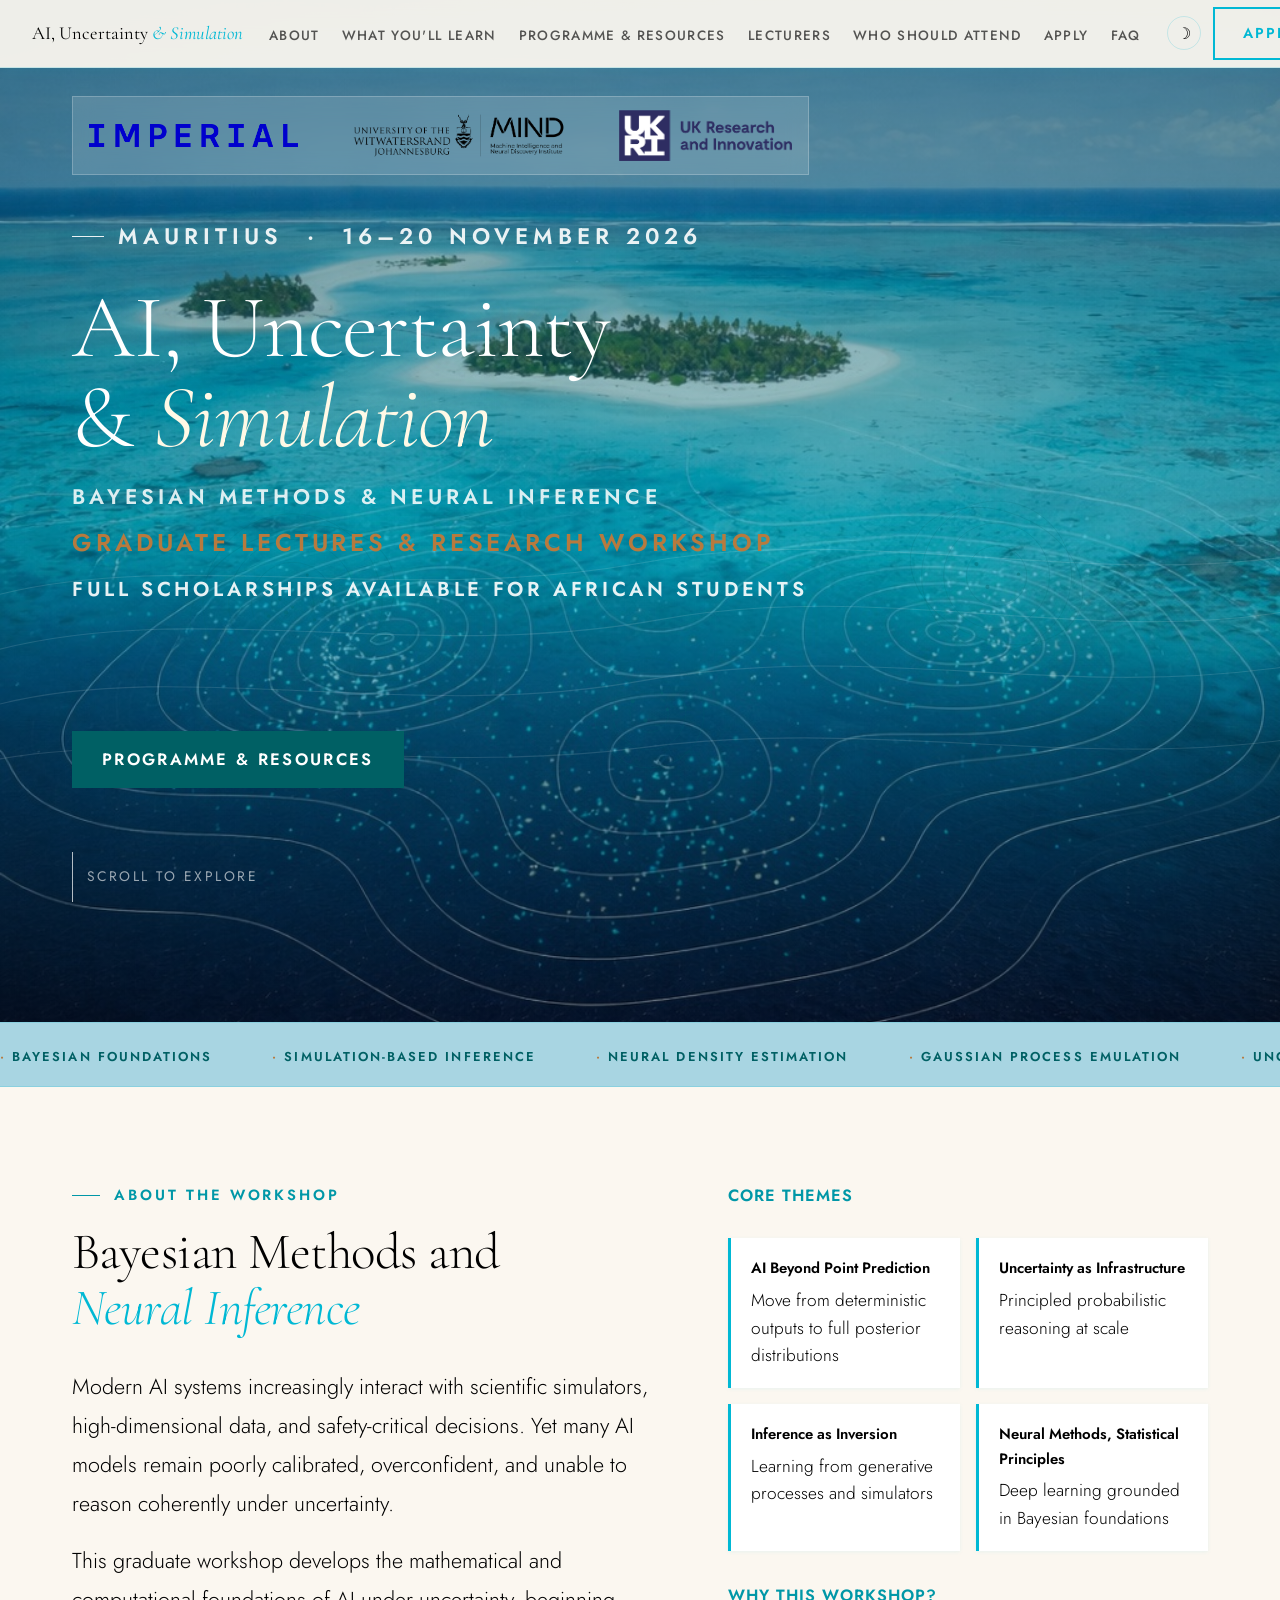
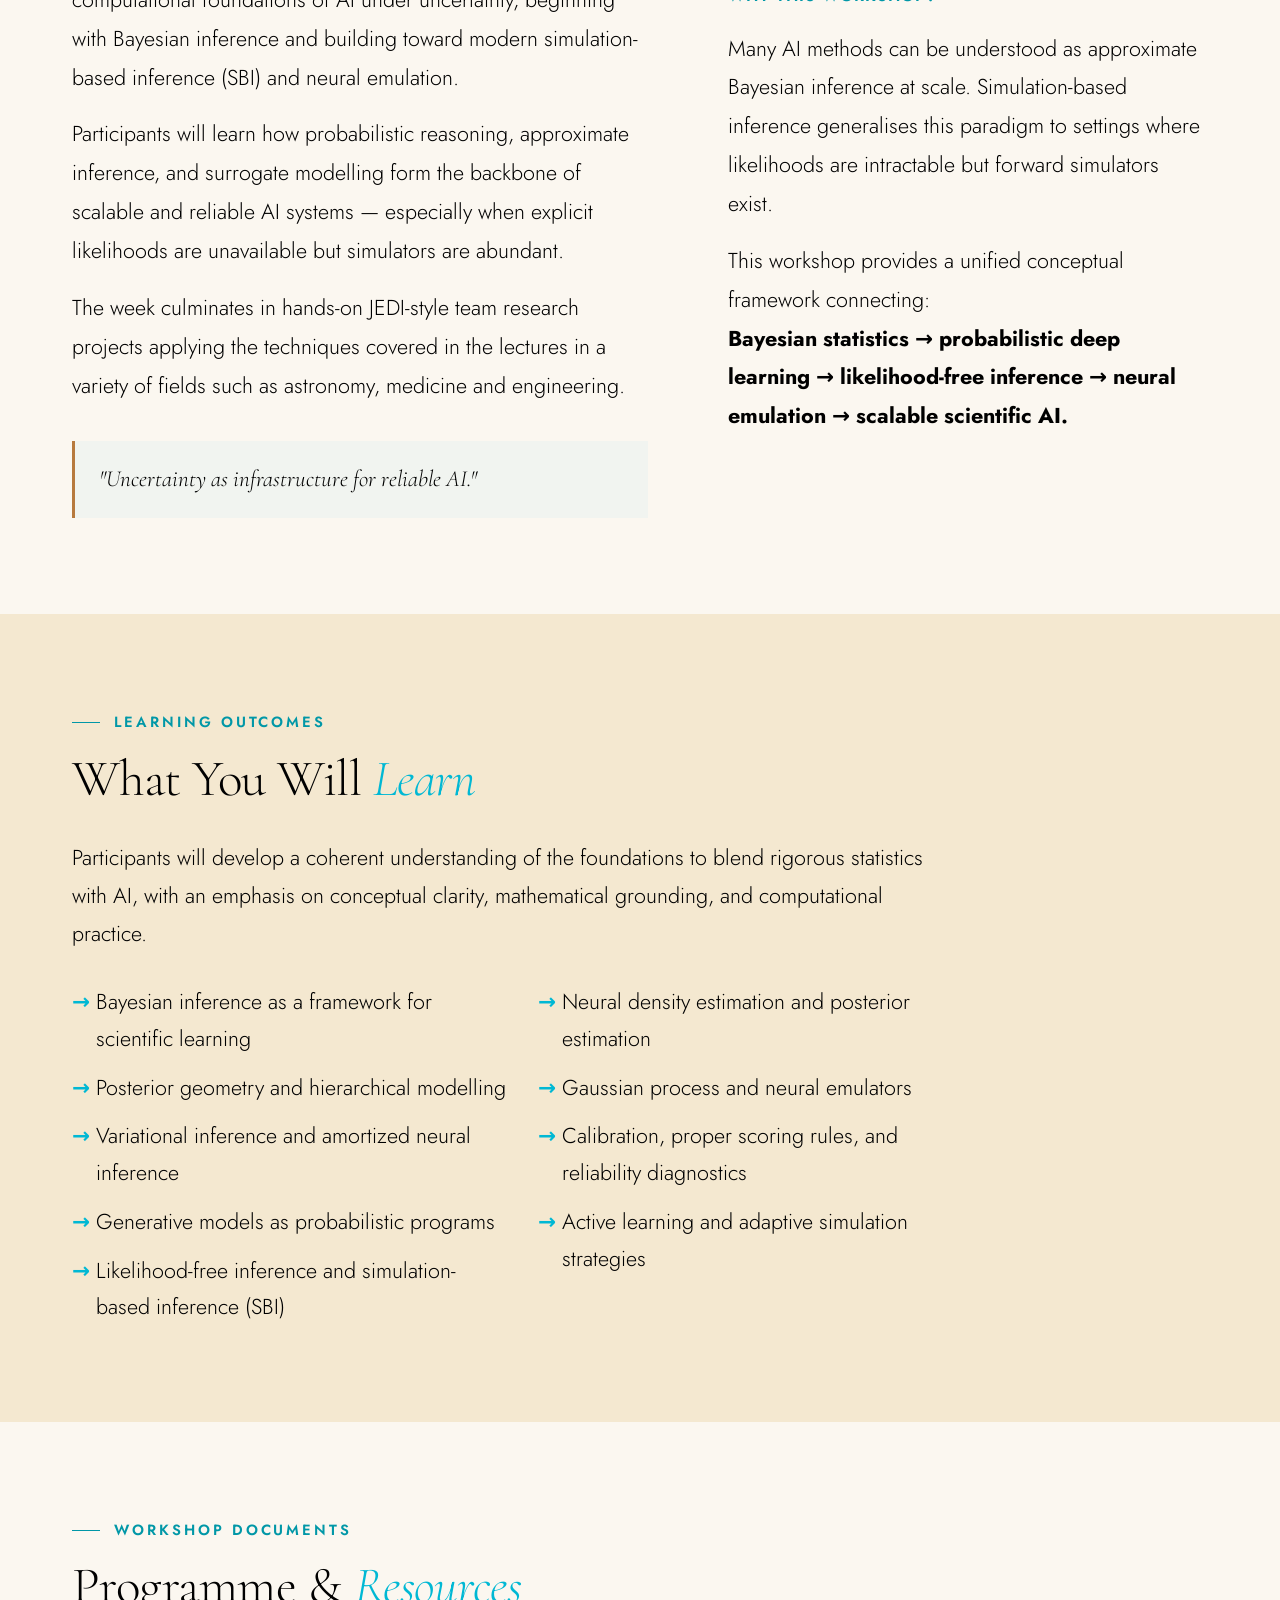
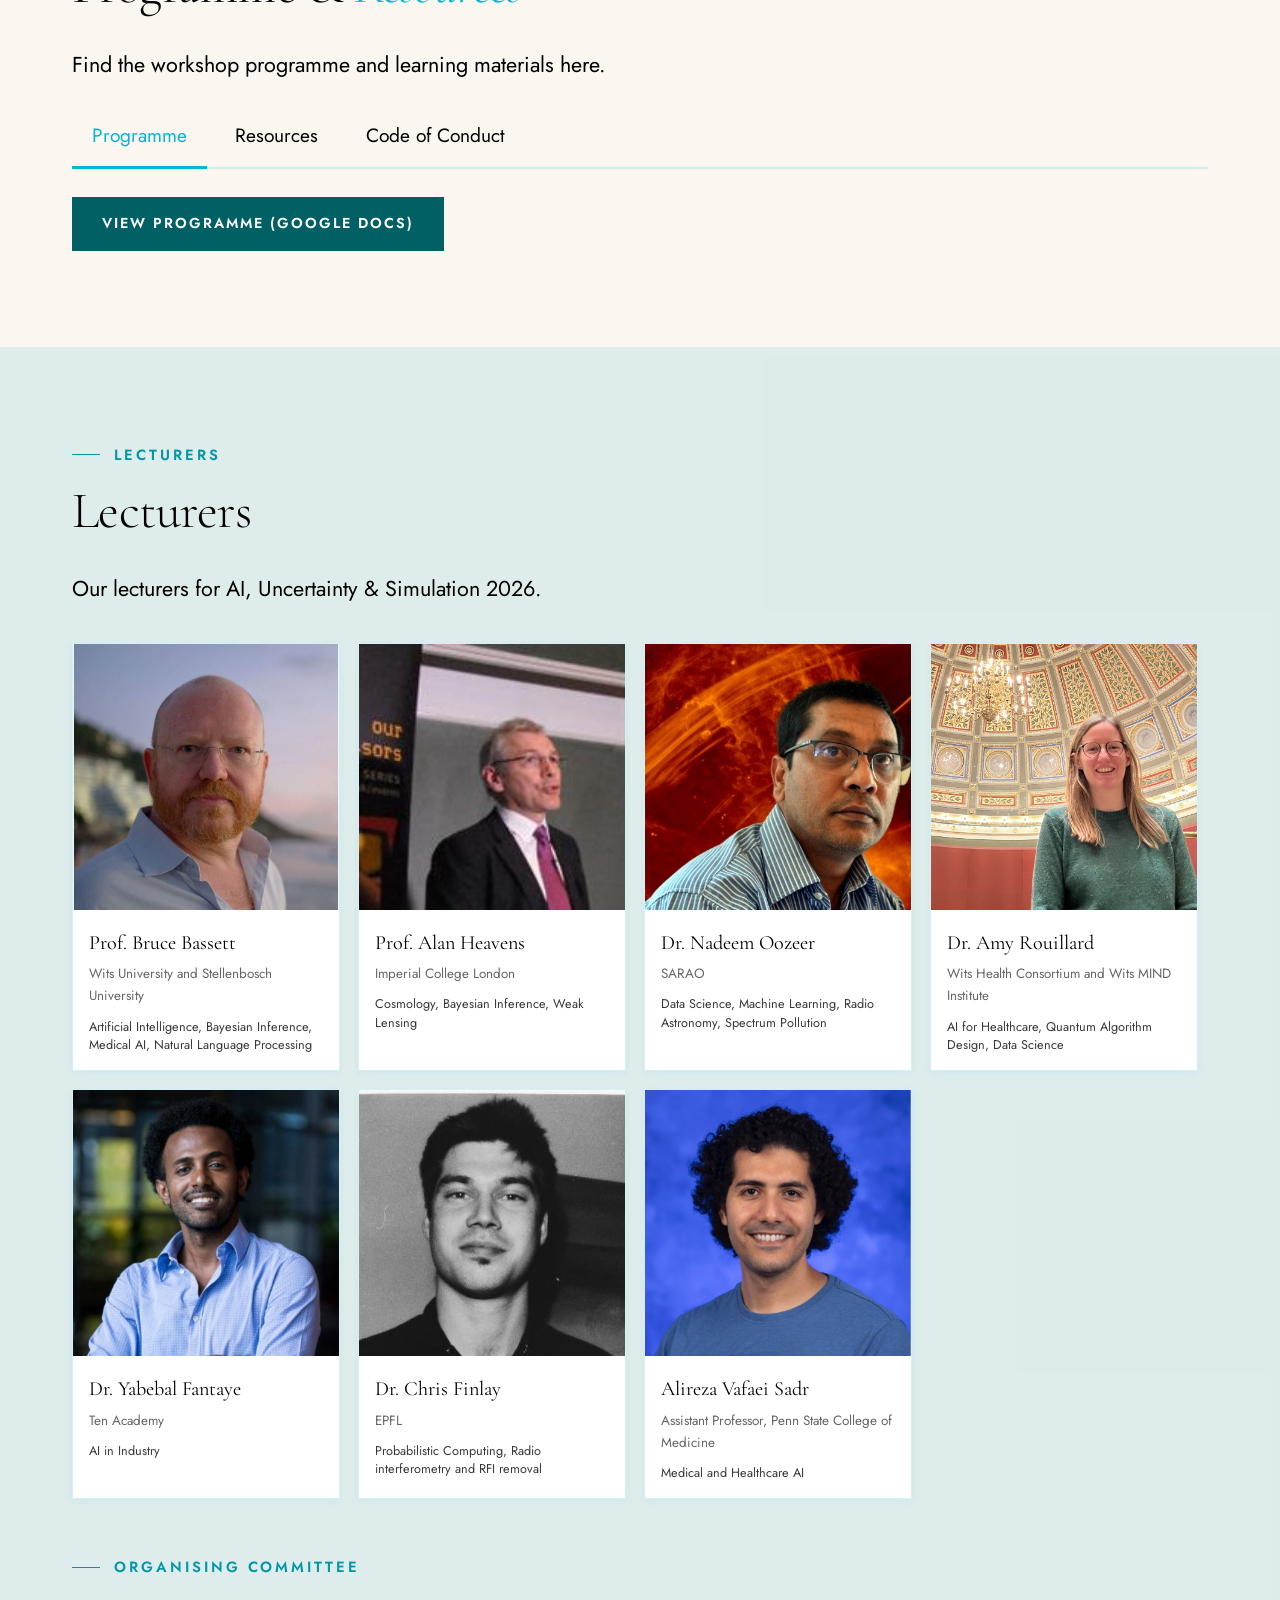
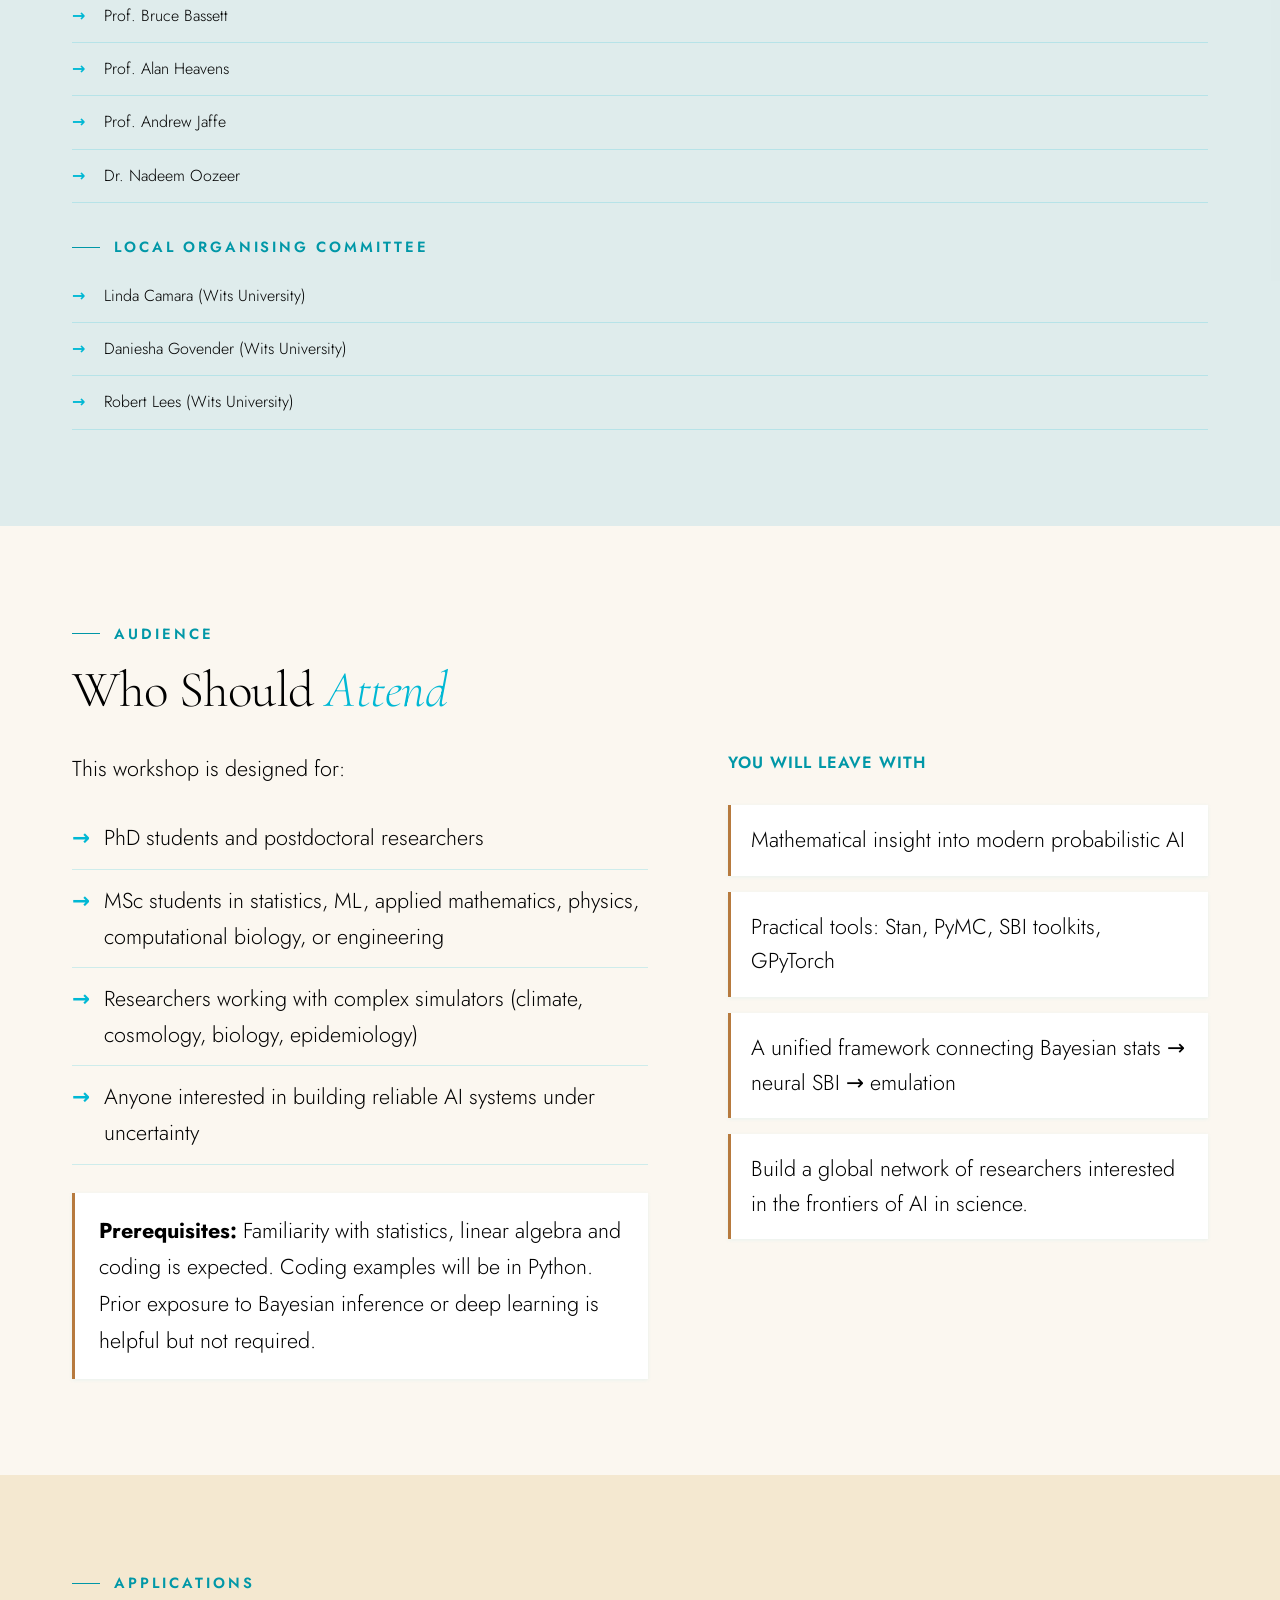
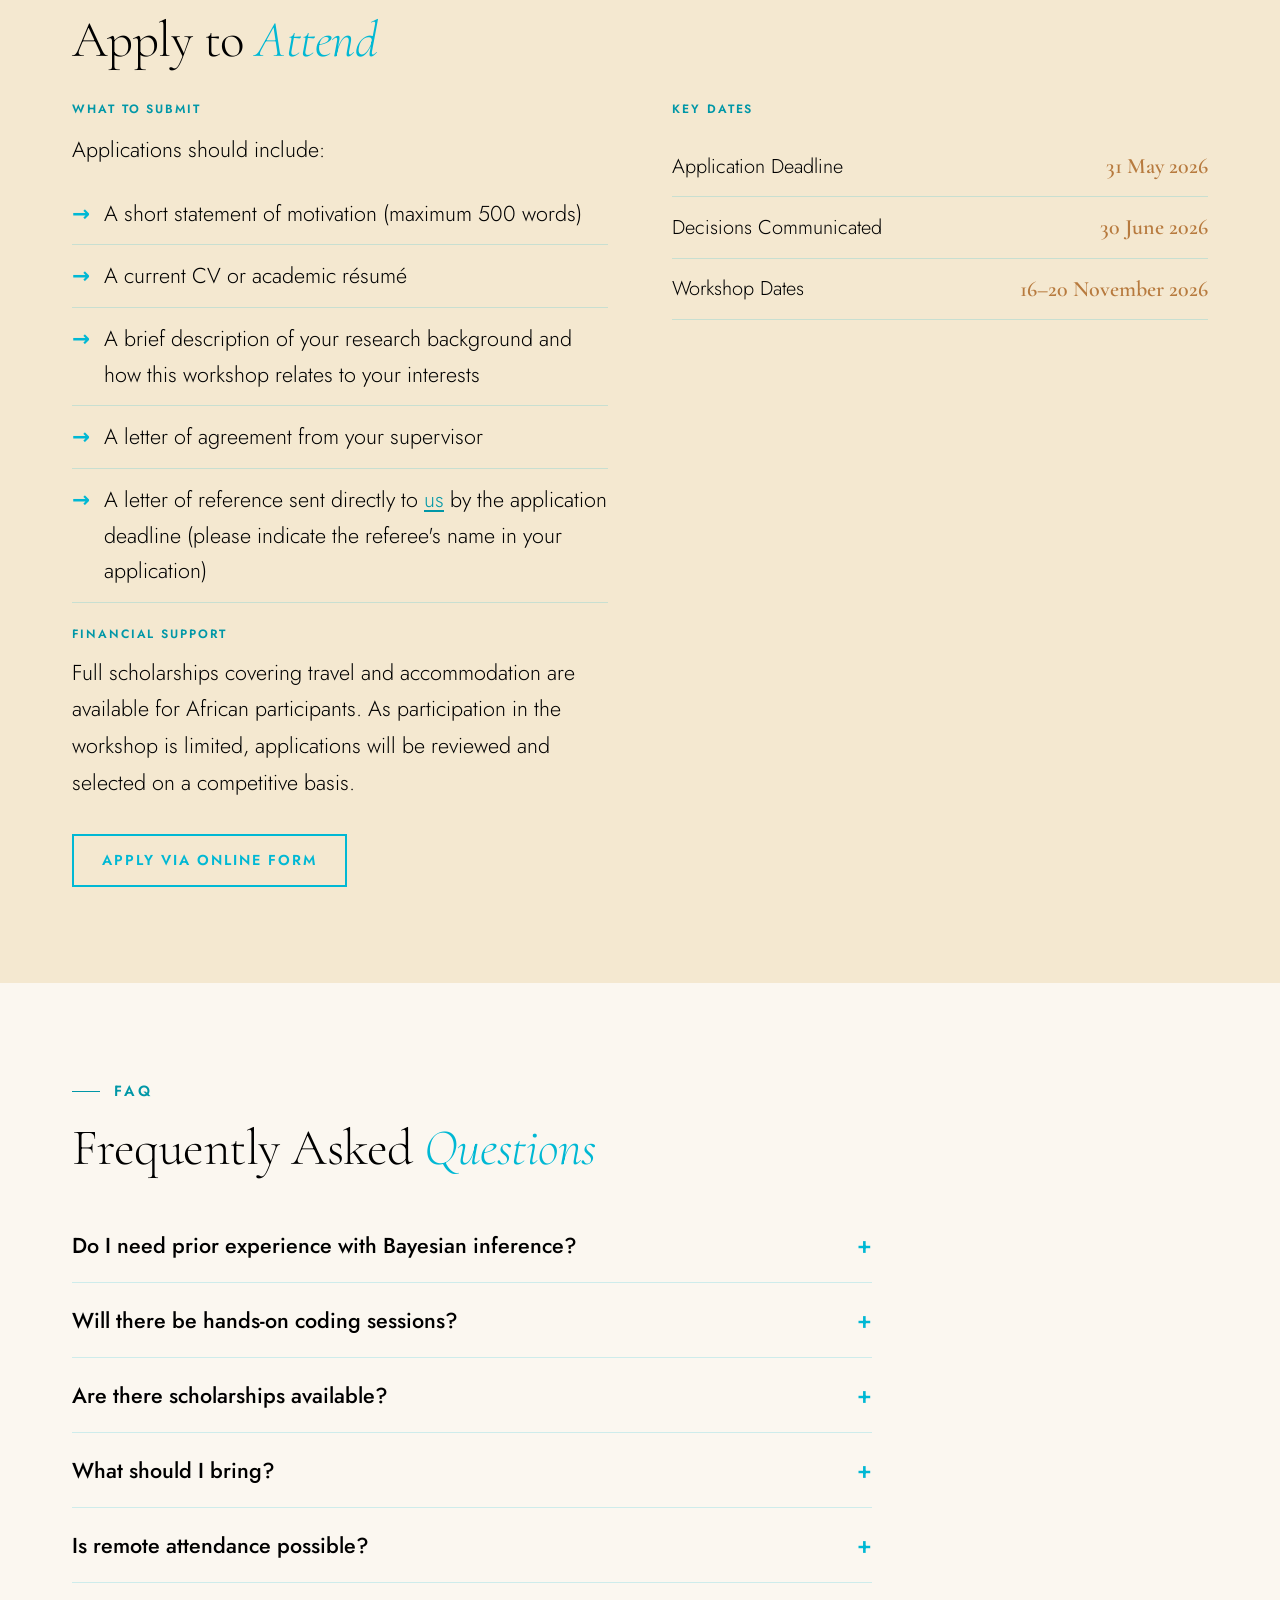
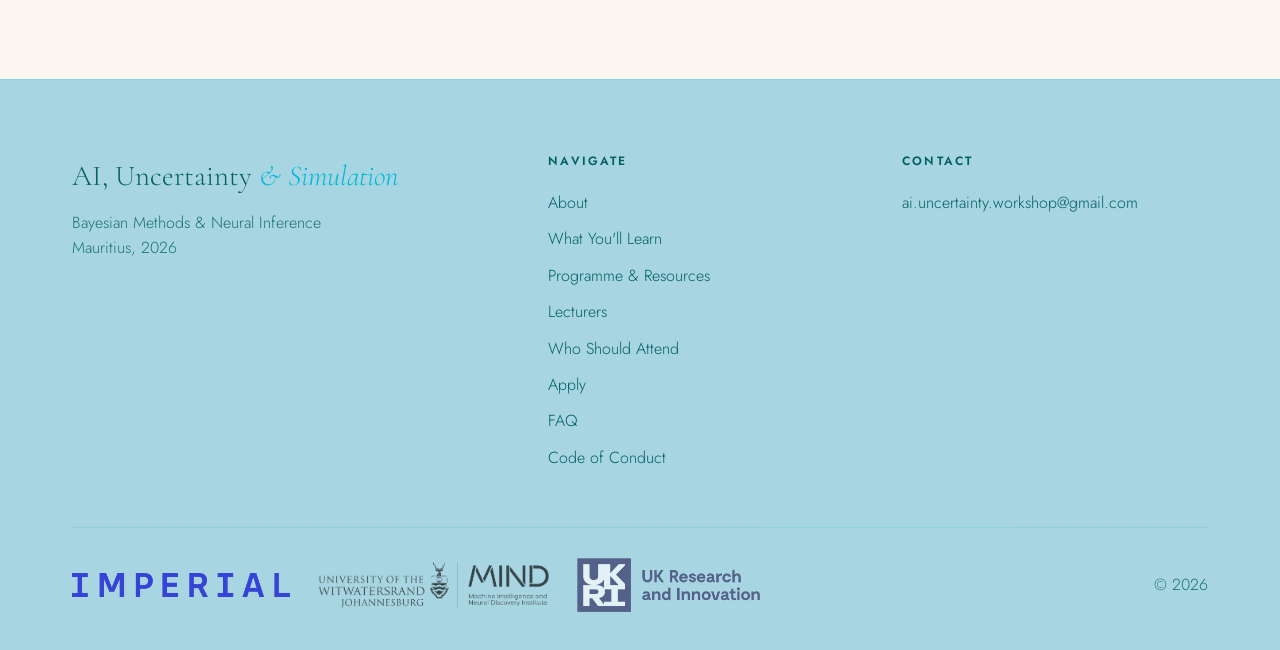
<file: docs/index.html>
<!DOCTYPE html>
<html lang="en" data-theme="light">
<head>
<meta charset="UTF-8" />
<meta name="viewport" content="width=device-width, initial-scale=1.0" />
<title>AI, Uncertainty &amp; Simulation — Mauritius 2026</title>

<link rel="preconnect" href="https://fonts.googleapis.com" />
<link href="https://fonts.googleapis.com/css2?family=Cormorant+Garamond:ital,wght@0,300;0,400;0,600;1,300;1,400&family=Jost:wght@300;400;500;600&display=swap" rel="stylesheet" />

<style>
/* ════════════════════════════════════════════════════════════
   DESIGN SYSTEM — Mauritius aerial palette
════════════════════════════════════════════════════════════ */

*, *::before, *::after { box-sizing: border-box; margin: 0; padding: 0; }

:root {
  --sky:        #A8D5E2;
  --turquoise:  #00B8D4;
  --teal:       #0097A7;
  --aqua:       #4DD0E1;
  --sand:       #F4E8D0;
  --cream:      #FBF7F0;
  --ocean:      #006064;
  --navy:       #004D5A;
  --gold:       #B77A3E;
  --text:       #000000;
  --text-light: #000000;
  
  --ff-d:       'Cormorant Garamond', Georgia, serif;
  --ff-b:       'Jost', system-ui, sans-serif;
  --nav-h:      68px;
  --t:          0.3s ease;
  --body-text:  21.6px;
  
  --bg:         var(--cream);
  --surface:    #FFFFFF;
  --border:     rgba(0,184,212,0.18);
  --border-h:   rgba(0,184,212,0.45);
}

[data-theme="dark"] {
  --bg:         #0A1E28;
  --surface:    #0E2838;
  --text:       #E8F4F8;
  --text-light: #B0BEC5;
  --border:     rgba(77,208,225,0.2);
  --border-h:   rgba(77,208,225,0.5);
}

html { scroll-behavior: smooth; font-size: 120%; }
body {
  font-family: var(--ff-b); background: var(--bg); color: var(--text);
  line-height: 1.65; overflow-x: hidden;
  transition: background var(--t), color var(--t);
}
.sr-only { position:absolute;width:1px;height:1px;padding:0;margin:-1px;overflow:hidden;clip:rect(0,0,0,0);border:0; }
.container { width: min(1200px,100%); margin: 0 auto; padding: 0 32px; }
*:focus-visible { outline: 2px solid var(--turquoise); outline-offset: 3px; }

/* ── BUTTONS ── */
.btn {
  display: inline-flex; align-items: center; gap: 10px;
  font-family: var(--ff-b); font-size: 0.75rem; font-weight: 600;
  letter-spacing: 0.14em; text-transform: uppercase;
  padding: 13px 28px; border: 2px solid currentColor;
  cursor: pointer; background: transparent;
  transition: var(--t); text-decoration: none; white-space: nowrap;
}
.btn-turquoise { border-color: var(--turquoise); color: var(--turquoise); }
.btn-turquoise:hover { background: var(--turquoise); color: white; }
.btn-ocean { border-color: var(--ocean); background: var(--ocean); color: white; }
.btn-ocean:hover { background: var(--navy); border-color: var(--navy); color: white; }
.btn-fill { background: var(--turquoise); border-color: var(--turquoise); color: white; font-weight: 600; }
.btn-fill:hover { background: var(--teal); border-color: var(--teal); }
.btn-gold { background: var(--gold); border-color: var(--gold); color: white; font-weight: 600; }
.btn-gold:hover { background: #c99764; border-color: #c99764; }

/* ── NAV ── */
#nav {
  position: fixed; top: 0; left: 0; right: 0; z-index: 1000;
  height: var(--nav-h);
  background: rgba(251,247,240,0.94);
  backdrop-filter: blur(16px);
  border-bottom: 1px solid var(--border);
  display: flex; align-items: center;
  transition: var(--t);
  box-shadow: 0 2px 12px rgba(0,184,212,0.08);
}
[data-theme="dark"] #nav { background: rgba(10,30,40,0.94); }
.nav-inner { width:100%; min-width:0; padding:0 32px; display:flex; align-items:center; justify-content:space-between; gap:16px; }
.nav-brand { font-family: var(--ff-d); font-size: clamp(0.96rem, 1vw, 1.1rem); font-weight: 400; color: var(--text); text-decoration: none; flex-shrink: 0; white-space: nowrap; }
.nav-brand em { color: var(--turquoise); font-style: italic; }
.nav-links { display:flex; align-items:center; gap:2px; list-style:none; flex-wrap:nowrap; }
.nav-links a { color:var(--text); text-decoration:none; font-size:0.7rem; font-weight:500; letter-spacing:0.1em; text-transform:uppercase; padding:6px 10px; opacity:0.65; transition:var(--t); white-space:nowrap; }
.nav-links a:hover { opacity:1; color:var(--turquoise); }
.nav-right { display:flex; align-items:center; gap:12px; flex-shrink:0; }
.theme-toggle { background:none; border:1px solid var(--border); color:var(--text); width:34px; height:34px; border-radius:50%; cursor:pointer; font-size:0.85rem; display:flex; align-items:center; justify-content:center; transition:var(--t); }
.theme-toggle:hover { border-color:var(--turquoise); color:var(--turquoise); }
.hamburger { display:none; background:none; border:none; cursor:pointer; padding:8px; flex-direction:column; gap:5px; }
.hamburger span { display:block; width:22px; height:1.5px; background:var(--text); }
.mobile-menu { display:none; position:fixed; top:var(--nav-h); left:0; right:0; z-index:999; background:rgba(251,247,240,0.98); border-bottom:1px solid var(--border); padding:20px 32px 28px; }
[data-theme="dark"] .mobile-menu { background:rgba(10,30,40,0.98); }
.mobile-menu.open { display:block; }
.mobile-menu a { display:block; color:var(--text); text-decoration:none; padding:12px 0; border-bottom:1px solid var(--border); font-size:0.82rem; letter-spacing:0.08em; text-transform:uppercase; }
@media(max-width:1180px){ .nav-inner{padding:0 20px;} .nav-links{display:none;} .hamburger{display:flex;} .nav-right .btn{display:none;} }
@media(max-width:640px){ .nav-brand{max-width:calc(100% - 64px); white-space:normal; line-height:1.1;} .nav-right{gap:8px;} }

/* ── HERO ── */
#hero {
  min-height: 100vh;
  background: #001b24 url('mauritius-hero.jpg') center 20%/cover no-repeat;
  padding-top: var(--nav-h);
  position: relative;
  overflow: hidden;
  display: flex; align-items: flex-start;
}
#hero::before {
  content: '';
  position: absolute;
  inset: 0;
  background: linear-gradient(180deg, rgba(0,77,90,0.55) 0%, rgba(0,120,140,0.35) 55%, rgba(0,0,0,0.45) 100%);
  z-index: 1;
}
.hero-sky, .hero-shallow, .hero-mid, .hero-deep { display: none; }

.hero-contours { position:absolute; inset:0; pointer-events:none; z-index:2; opacity:0.55; }
.hero-logos { position:absolute; top:calc(var(--nav-h) + 28px); left:max(32px, calc((100% - 1200px) / 2 + 32px)); z-index:6; display:flex; align-items:center; gap:48px; padding:12px 16px; background:rgba(255,255,255,0.14); border:1px solid rgba(255,255,255,0.22); backdrop-filter:blur(10px); }
.hero-logo { width:auto; display:block; }
.hero-logo-imperial { height:23px; }
.hero-logo-mind { height:53px; }
.hero-logo-ukri { height:51px; }
.hero-content { position:relative; z-index:5; padding:150px 0 120px; }
.hero-loc { font-family:var(--ff-b); font-size:clamp(1.12rem, 1.76vw, 1.44rem); font-weight:600; letter-spacing:0.22em; text-transform:uppercase; color:rgba(255,255,255,0.9); margin-bottom:28px; display:flex; align-items:center; gap:14px; }
.hero-loc::before { content:''; width:32px; height:1px; background:rgba(255,255,255,0.9); }
.hero-title { font-family:var(--ff-d); font-size:clamp(3rem,7vw,6.5rem); font-weight:300; line-height:1.0; color:white; letter-spacing:-0.01em; margin-bottom:18px; text-shadow: 0 2px 24px rgba(0,184,212,0.25); }
.hero-title em { font-style:italic; color:#FFF9E6; }
.hero-sub1 { font-family:var(--ff-b); font-size:1.1rem; font-weight:600; letter-spacing:0.2em; text-transform:uppercase; color:rgba(255,255,255,0.85); margin-bottom:8px; }
.hero-sub2 { font-family:var(--ff-b); font-size:clamp(1.18rem, 1.9vw, 1.34rem); font-weight:600; letter-spacing:0.16em; text-transform:uppercase; color:var(--gold); margin-bottom:10px; }
.hero-sub3 { font-family:var(--ff-b); font-size:1.05rem; font-weight:600; letter-spacing:0.18em; text-transform:uppercase; color:rgba(255,255,255,0.9); margin-bottom:36px; }
#tagline-wrap { min-height:40px; overflow:hidden; margin-bottom:48px; display:flex; align-items:flex-start; }
#tagline { font-family:var(--ff-d); font-style:italic; font-size:1.32rem; line-height:1.35; padding-bottom:4px; color:rgba(255,255,255,0.75); transition:opacity .45s,transform .45s; }
#tagline.fade-out { opacity:0; transform:translateY(-8px); }
#tagline.fade-in  { opacity:1; transform:translateY(0); }
.hero-ctas { display:flex; gap:16px; flex-wrap:wrap; margin-bottom:64px; }
.hero-ctas .btn { font-size:0.86rem; }
.scroll-cue { display:flex; align-items:center; gap:14px; color:rgba(255,255,255,0.6); font-size:0.72rem; letter-spacing:0.18em; text-transform:uppercase; }
.scroll-line { width:1px; height:50px; background:white; opacity:0.7; animation:scrollpulse 2s ease-in-out infinite; transform-origin:top; }
@keyframes scrollpulse { 0%,100%{opacity:.7;transform:scaleY(1)} 50%{opacity:0.2;transform:scaleY(0.4)} }

.c-line { animation:cdrift 14s ease-in-out infinite; }
.c-line:nth-child(2n){animation-duration:18s;animation-direction:reverse;}
.c-line:nth-child(3n){animation-duration:22s;}
@keyframes cdrift { 0%,100%{transform:translateY(0);opacity:1} 50%{transform:translateY(5px);opacity:0.7} }
.c-dot { animation:dblink 3.5s ease-in-out infinite; }
.c-dot:nth-child(2n+1){animation-delay:.9s;}
.c-dot:nth-child(3n+1){animation-delay:1.8s;}
@keyframes dblink { 0%,100%{opacity:.95} 50%{opacity:.25} }

/* ── MARQUEE ── */
.marquee-wrap { background:var(--sky); border-top:1px solid var(--border); border-bottom:1px solid var(--border); padding:16px 0; overflow:hidden; white-space:nowrap; }
.marquee-inner { display:inline-flex; gap:60px; animation:marquee 25s linear infinite; }
.marquee-inner span { font-size:0.67rem; font-weight:600; letter-spacing:0.16em; text-transform:uppercase; color:var(--ocean); }
.marquee-inner span::before { content:'· '; color:var(--gold); }
@keyframes marquee { 0%{transform:translateX(0)} 100%{transform:translateX(-50%)} }

/* ── SECTION COMMONS ── */
.section { padding:96px 0; }
.section-alt { background:var(--sand); }
#speakers { background: rgba(168, 214, 226, 0.35); }
[data-theme="dark"] .section-alt { background:#0E2838; }
.section-label { font-family:var(--ff-b); font-size:0.77rem; font-weight:600; letter-spacing:0.2em; text-transform:uppercase; color:var(--teal); margin-bottom:16px; display:flex; align-items:center; gap:14px; }
.section-label::before { content:''; width:28px; height:1px; background:var(--teal); }
.section-title { font-family:var(--ff-d); font-size:clamp(2rem,4vw,3.2rem); font-weight:300; line-height:1.1; letter-spacing:-0.01em; margin-bottom:32px; color:var(--text); }
.section-title em { font-style:italic; color:var(--turquoise); }

/* ── ABOUT ── */
.about-grid { display:grid; grid-template-columns:1.2fr 1fr; gap:80px; align-items:start; }
.about-lead p { font-size:var(--body-text); line-height:1.8; color:var(--text-light); margin-bottom:18px; font-weight:300; }
.key-facts { display:flex; flex-direction:column; gap:2px; }
.fact-card { padding:20px 24px; background:white; border-left:3px solid var(--turquoise); transition:var(--t); box-shadow: 0 1px 4px rgba(0,184,212,0.1); }
.fact-card:hover { box-shadow: 0 4px 12px rgba(0,184,212,0.18); }
.fact-card-label { font-size:0.63rem; font-weight:600; letter-spacing:0.14em; text-transform:uppercase; color:var(--teal); margin-bottom:6px; }
.fact-card-value { font-family:var(--ff-d); font-size:1.1rem; font-weight:400; color:var(--text); }
.fact-card-sub { font-size:0.75rem; opacity:0.6; margin-top:3px; font-family:var(--ff-b); color:var(--text-light); }
.about-quote { margin-top:36px; padding:20px 24px; border-left:3px solid var(--gold); background:rgba(0,184,212,0.04); }
.about-quote p { font-family:var(--ff-d); font-size:1.2rem; font-style:italic; font-weight:300; line-height:1.6; color:var(--text-light); }

/* Theme boxes */
.theme-grid { display:grid; grid-template-columns:1fr 1fr; gap:16px; margin-top:28px; }
.theme-box { padding:18px 20px; background:white; border-left:3px solid var(--turquoise); box-shadow: 0 1px 4px rgba(0,184,212,0.08); }
.theme-box h4 { font-family:var(--ff-b); font-size:0.78rem; font-weight:600; margin-bottom:6px; color:var(--text); }
.theme-box p { font-size:0.9rem; line-height:1.6; color:var(--text-light); font-weight:300; }
@media(max-width:820px){ .about-grid{grid-template-columns:1fr;gap:48px;} .theme-grid{grid-template-columns:1fr;} }
@media(max-width:720px){ .learn-list{columns:1;} }

/* Learning outcomes — simple bullet list */
.learn-list {
  list-style: none;
  columns: 2;
  column-gap: 32px;
  column-fill: balance;
  margin-top: 28px;
  max-width: 900px;
}
.learn-list li {
  padding-left: 24px;
  position: relative;
  font-size: var(--body-text);
  line-height: 1.7;
  color: var(--text-light);
  font-weight: 300;
  break-inside: avoid;
  margin-bottom: 12px;
}
.learn-list li::before {
  content: '→';
  position: absolute;
  left: 0;
  color: var(--turquoise);
  font-weight: 600;
}

/* Who should attend boxes (keep white boxes, remove icons) */
.benefit-grid { display:grid; grid-template-columns:repeat(auto-fit, minmax(240px,1fr)); gap:16px; margin-top:28px; }
.benefit-item { padding:18px 20px; background:white; border-left:3px solid var(--gold); box-shadow: 0 1px 4px rgba(0,184,212,0.08); }
.benefit-text { font-size:var(--body-text); line-height:1.6; color:var(--text-light); font-weight:300; }

/* ── PROGRAMME ── */
/* Hide programme content when not needed */
#programme[hidden] { display: none !important; }
#nav a[href="#programme"], .mobile-menu a[href="#programme"], a.btn[href="#programme"], .footer-links a[href="#programme"] { display: none !important; }

.day-tabs { display:flex; gap:0; margin-bottom:48px; border-bottom:2px solid var(--border); flex-wrap:wrap; }
.day-tab { background:none; border:none; cursor:pointer; padding:14px 24px; font-family:var(--ff-b); font-size:0.7rem; font-weight:600; letter-spacing:0.12em; text-transform:uppercase; color:var(--text-light); border-bottom:3px solid transparent; margin-bottom:-2px; transition:var(--t); }
.day-tab.active { color:var(--turquoise); border-bottom-color:var(--turquoise); }
.day-tab:hover:not(.active) { color:var(--text); }
.day-panel { display:none; }
.day-panel.active { display:block; }
.day-intro { font-family:var(--ff-d); font-size:1.25rem; font-weight:300; font-style:italic; color:var(--text-light); margin-bottom:36px; }
.timeline { position:relative; padding-left:32px; }
.timeline::before { content:''; position:absolute; left:0; top:8px; bottom:8px; width:2px; background:var(--border); }
.tl-item { position:relative; margin-bottom:30px; }
.tl-item::before { content:''; position:absolute; left:-37px; top:6px; width:10px; height:10px; border-radius:50%; background:var(--aqua); border:2px solid var(--turquoise); box-shadow:0 0 8px rgba(0,184,212,0.4); }
.tl-time { font-size:0.67rem; font-weight:600; letter-spacing:0.12em; color:var(--teal); text-transform:uppercase; margin-bottom:5px; }
.tl-title { font-size:0.98rem; font-weight:500; margin-bottom:8px; color:var(--text); }
.tl-expand-btn { background:none; border:none; cursor:pointer; font-family:var(--ff-b); font-size:0.68rem; font-weight:600; letter-spacing:0.1em; text-transform:uppercase; color:var(--turquoise); padding:0; transition:var(--t); }
.tl-expand-btn:hover { color:var(--teal); }
.tl-desc { display:none; margin-top:12px; font-size:0.88rem; line-height:1.7; font-weight:300; color:var(--text-light); border-left:2px solid var(--turquoise); padding:12px 16px; background:rgba(0,184,212,0.04); }
.tl-desc.open { display:block; }

/* ── SPEAKERS ── */
.speaker-rail { display:grid; grid-template-columns:repeat(4,minmax(0,1fr)); gap:18px; max-width:1126px; margin-inline:0; padding-bottom:16px; }
.speaker-card:nth-child(5) { grid-column:1; }
.speaker-rail::-webkit-scrollbar { height:3px; }
.speaker-rail::-webkit-scrollbar-thumb { background:var(--turquoise); }
.speaker-card { min-width:0; width:100%; background:white; border:1px solid var(--border); position:relative; overflow:hidden; cursor:default; transition:var(--t); box-shadow: 0 2px 8px rgba(0,184,212,0.08); }
.speaker-card:hover { border-color:var(--turquoise); box-shadow: 0 4px 16px rgba(0,184,212,0.18); }
.speaker-avatar { width:100%; height:auto; aspect-ratio:1; display:flex; align-items:center; justify-content:center; font-family:var(--ff-d); font-size:2rem; font-weight:300; color:rgba(255,255,255,0.85); position:relative; overflow:hidden; }

/* Fallback gradients for cards without images */
.speaker-card:nth-child(1) .speaker-avatar{background:linear-gradient(135deg, #00ACC1 0%, #0097A7 100%);}
.speaker-card:nth-child(2) .speaker-avatar{background:linear-gradient(135deg, #4DD0E1 0%, #00B8D4 100%);}
.speaker-card:nth-child(3) .speaker-avatar{background:linear-gradient(135deg, #00838F 0%, #006064 100%);}
.speaker-card:nth-child(4) .speaker-avatar{background:linear-gradient(135deg, #26C6DA 0%, #00ACC1 100%);}
.speaker-card:nth-child(5) .speaker-avatar{background:linear-gradient(135deg, #0097A7 0%, #00838F 100%);}
.speaker-card:nth-child(6) .speaker-avatar{background:linear-gradient(135deg, #00B8D4 0%, #0097A7 100%);}

.speaker-card .speaker-avatar.has-image { background:#eef2f2; }
/* Image styling */
.speaker-avatar img {
  width: 100%;
  height: 100%;
  object-fit: contain;
  object-position: center;
  position: absolute;
  top: 0;
  left: 0;
}

/* Decorative circles */
.speaker-avatar::before { content:''; position:absolute; width:110px; height:110px; border-radius:50%; border:1px solid rgba(255,255,255,0.25); top:50%; left:50%; transform:translate(-50%,-50%); z-index:1; pointer-events:none; }
.speaker-avatar::after  { content:''; position:absolute; width:66px;  height:66px;  border-radius:50%; border:1px solid rgba(255,255,255,0.35); top:50%; left:50%; transform:translate(-50%,-50%); z-index:1; pointer-events:none; }

/* Hide circles when there's an image */
.speaker-avatar.has-image::before,
.speaker-avatar.has-image::after {
  display: none;
}

/* Initials */
.speaker-initials {
  position: relative;
  z-index: 2;
}

/* Hide initials when there's an image */
.speaker-avatar.has-image .speaker-initials {
  display: none;
}

.speaker-info { padding:16px; }
.speaker-name { font-family:var(--ff-d); font-size:1.05rem; font-weight:400; margin-bottom:4px; color:var(--text); }
.speaker-link { color:inherit; text-decoration:none; }
.speaker-link:hover { color:var(--turquoise); }
.speaker-aff  { font-size:0.7rem; opacity:0.6; margin-bottom:10px; color:var(--text-light); }
.speaker-interests { font-size:0.66rem; line-height:1.45; color:var(--text-light); opacity:0.78; }
.speaker-info { position:relative; z-index:2; }
.speaker-bio-hover { position:absolute; top:0; left:0; right:0; height:auto; aspect-ratio:1; z-index:1; background:rgba(0,151,167,0.97); color:white; padding:24px; display:flex; align-items:center; justify-content:center; text-align:center; font-family:var(--ff-d); font-style:italic; font-weight:300; font-size:0.9rem; line-height:1.65; opacity:0; transition:opacity .3s; pointer-events:none; }
.speaker-card:hover .speaker-bio-hover,
.speaker-card:focus-within .speaker-bio-hover { opacity:1; }

/* ── APPLICATIONS ── */
.apps-grid { display:grid; grid-template-columns:1fr 1fr; gap:64px; align-items:start; }
@media(max-width:768px){ .apps-grid{grid-template-columns:1fr;} }
.apps-list { list-style:none; }
.apps-list li { position:relative; padding:13px 0 13px 32px; border-bottom:1px solid var(--border); font-size:var(--body-text); font-weight:300; line-height:1.65; color:var(--text); }
.apps-list li::before { content:'→'; position:absolute; left:0; top:13px; color:var(--turquoise); font-weight:600; }
.apps-list a { color:var(--teal); text-decoration:underline; text-underline-offset:3px; }
.apps-list a:hover { color:var(--navy); }
#speakers .apps-list li { font-size:16px; }
#speakers .apps-list li { font-size:16px; }
.checklist { list-style:none; margin-top:14px; }
.checklist li { display:flex; align-items:flex-start; gap:14px; padding:13px 0; border-bottom:1px solid var(--border); cursor:pointer; font-size:var(--body-text); font-weight:300; user-select:none; transition:var(--t); line-height:1.5; color:var(--text); }
.checklist li:hover { color:var(--turquoise); }
.check-box { width:18px; height:18px; flex-shrink:0; margin-top:2px; border:2px solid var(--turquoise); position:relative; transition:var(--t); }
.checklist li.checked .check-box { background:var(--turquoise); }
.checklist li.checked .check-box::after { content:'✓'; color:white; font-size:0.68rem; font-weight:700; position:absolute; top:50%; left:50%; transform:translate(-50%,-52%); }
.checklist li.checked > span { text-decoration:line-through; opacity:0.4; }
.key-dates { margin-top:32px; }
.key-dates-title { font-size:0.63rem; font-weight:600; letter-spacing:0.16em; text-transform:uppercase; color:var(--teal); margin-bottom:14px; }
.date-item { display:flex; justify-content:space-between; align-items:center; padding:12px 0; border-bottom:1px solid var(--border); font-size:20px; font-weight:300; color:var(--text); }
.date-item span:last-child { font-family:var(--ff-d); font-size:22px; color:var(--gold); font-weight:600; }

/* ── TRAVEL ── */
.travel-grid { display:grid; grid-template-columns:1fr 1fr; gap:60px; }
@media(max-width:768px){ .travel-grid{grid-template-columns:1fr;} }
.travel-note { border:1px solid var(--border); background:white; padding:18px 22px; margin-bottom:12px; font-size:var(--body-text); font-weight:300; line-height:1.75; color:var(--text); box-shadow: 0 1px 4px rgba(0,184,212,0.06); }
.travel-note strong { color:var(--turquoise); font-weight:600; }
.accordion-item { border-bottom:1px solid var(--border); }
.accordion-trigger { width:100%; background:none; border:none; cursor:pointer; display:flex; justify-content:space-between; align-items:center; padding:20px 0; font-family:var(--ff-b); font-size:var(--body-text); font-weight:500; color:var(--text); text-align:left; transition:var(--t); }
.accordion-trigger:hover { color:var(--turquoise); }
.accordion-icon { font-size:1.2rem; color:var(--turquoise); transition:var(--t); flex-shrink:0; }
.accordion-trigger.open .accordion-icon { transform:rotate(45deg); }
.accordion-body { display:none; padding:0 0 20px; font-size:var(--body-text); font-weight:300; line-height:1.8; color:var(--text-light); }
.accordion-body.open { display:block; }

/* ── SPONSORS ── */
.sponsors-grid { display:grid; grid-template-columns:repeat(auto-fill,minmax(170px,1fr)); gap:2px; background:var(--border); margin-bottom:40px; }
.sponsor-block { height:96px; display:flex; align-items:center; justify-content:center; background:white; transition:var(--t); }
.sponsor-block:hover { background:rgba(0,184,212,0.05); }
.logo-mark svg { width:48px; height:48px; }
.sponsor-tiers { display:flex; flex-direction:column; gap:2px; }
.tier { padding:18px 22px; border:1px solid var(--border); background:white; display:flex; justify-content:space-between; align-items:center; gap:16px; }
.tier-name { font-family:var(--ff-d); font-size:1.05rem; font-weight:400; color:var(--text); }
.tier-perks { font-size:0.76rem; opacity:0.6; margin-top:4px; color:var(--text-light); }
.tier-price { font-family:var(--ff-d); font-size:1.1rem; color:var(--gold); white-space:nowrap; }

/* ── FAQ ── */
.faq-list { max-width:800px; }

/* ── FOOTER ── */
footer { background:var(--sky); border-top:1px solid var(--border); padding:72px 0 36px; color: var(--ocean); font-size:16px; }
.footer-grid { display:grid; grid-template-columns:1.4fr 1fr 1fr; gap:48px; margin-bottom:56px; }
@media(max-width:640px){ .footer-grid{grid-template-columns:1fr;gap:32px;} }
.footer-brand { font-family:var(--ff-d); font-size:1.5rem; font-weight:300; color:var(--ocean); }
.footer-brand em { font-style:italic; color:var(--turquoise); }
.footer-tagline { margin-top:10px; font-size:16px; opacity:0.85; font-weight:300; line-height:1.6; color:var(--ocean); }
.footer-col-title { font-size:0.63rem; font-weight:600; letter-spacing:0.18em; text-transform:uppercase; color:var(--ocean); margin-bottom:18px; }
.footer-links { list-style:none; }
.footer-links li+li { margin-top:10px; }
.footer-links a { color:var(--ocean); text-decoration:none; font-size:16px; font-weight:300; transition:var(--t); }
.footer-links a:hover { color:var(--navy); }
.footer-bottom { border-top:1px solid var(--border); padding-top:28px; display:flex; justify-content:space-between; align-items:center; flex-wrap:wrap; gap:12px; font-size:16px; opacity:0.85; font-weight:300; color:var(--ocean); }
.footer-logos { display:flex; gap:20px; align-items:center; }
.footer-logo { height:40px; width:auto; opacity:0.8; transition:var(--t); }
.footer-logo-imperial { height:24px; }
.footer-logo-mind { height:58px; }
.footer-logo-ukri { height:54px; }
.footer-logo:hover { opacity:1; }

/* ── MODALS ── */
.modal-backdrop { display:none; position:fixed; inset:0; z-index:2000; background:rgba(0,97,107,0.75); backdrop-filter:blur(8px); align-items:center; justify-content:center; padding:20px; }
.modal-backdrop.open { display:flex; }
.modal { background:white; color:var(--text); max-width:520px; width:100%; border:2px solid var(--turquoise); max-height:90vh; overflow-y:auto; box-shadow: 0 8px 32px rgba(0,184,212,0.25); }
.modal-header { padding:28px 32px 24px; border-bottom:1px solid var(--border); display:flex; justify-content:space-between; align-items:flex-start; background:rgba(0,184,212,0.04); }
.modal-header h2 { font-family:var(--ff-d); font-size:1.5rem; font-weight:300; color:var(--text); }
.modal-close { background:none; border:none; cursor:pointer; color:var(--text-light); font-size:1.2rem; padding:0 0 0 16px; transition:var(--t); }
.modal-close:hover { color:var(--turquoise); }
.modal-body { padding:28px 32px 32px; }
.modal-body .lead { font-size:var(--body-text); font-weight:300; line-height:1.75; color:var(--text-light); margin-bottom:28px; }
.form-group { margin-bottom:20px; }
.form-group label { display:block; font-size:0.63rem; font-weight:600; letter-spacing:0.14em; text-transform:uppercase; color:var(--teal); margin-bottom:8px; }
.form-group input,
.form-group select { width:100%; padding:11px 16px; border:1px solid var(--border); background:white; color:var(--text); font-family:var(--ff-b); font-size:var(--body-text); font-weight:300; transition:var(--t); -webkit-appearance:none; appearance:none; }
.form-group input:focus,.form-group select:focus { outline:none; border-color:var(--turquoise); box-shadow: 0 0 0 3px rgba(0,184,212,0.1); }
.form-group input::placeholder { opacity:0.4; }
.select-wrap { position:relative; }
.select-wrap::after { content:'↓'; position:absolute; right:14px; top:50%; transform:translateY(-50%); color:var(--turquoise); pointer-events:none; }

@media(max-width:900px){ .hero-logos{top:calc(var(--nav-h) + 24px);left:20px;right:20px;display:flex;justify-content:center;padding:10px 13px;gap:30px;} .hero-logo-imperial{height:21px;} .hero-logo-mind{height:46px;} .hero-logo-ukri{height:44px;} .hero-content{padding-top:142px;} }
@media(max-width:600px){ #hero{display:block;} .hero-title{font-size:2.8rem;} .section{padding:64px 0;} .container{padding:0 20px;} .hero-ctas{flex-direction:column;} .hero-logos{position:relative;top:auto;left:auto;right:auto;bottom:auto;display:flex;margin:20px auto 0; width:max-content; max-width:calc(100% - 40px); flex-wrap:wrap; justify-content:center;} .hero-content{padding-top:28px;} #tagline-wrap{min-height:46px;} }
.materials-tabs { display:flex; flex-wrap:wrap; gap:8px; border-bottom:2px solid var(--border); }
.materials-tab { background:none; border:0; border-bottom:3px solid transparent; padding:14px 20px; margin-bottom:-2px; font:inherit; color:var(--text-light); cursor:pointer; }
.materials-tab.active { color:var(--turquoise); border-bottom-color:var(--turquoise); }
.materials-tab:focus-visible, .materials-panel:focus-visible { outline:2px solid var(--turquoise); outline-offset:4px; }
.materials-panel { padding:28px 0 0; color:var(--text-light); }
.materials-panel h3 { color:var(--text); margin-bottom:12px; }
.materials-panel[hidden] { display:none; }
@media(max-width:1000px){ .speaker-rail{grid-template-columns:repeat(2,minmax(0,1fr));max-width:560px;} .speaker-card:nth-child(5){grid-column:auto;} }
@media(max-width:480px){ .speaker-rail{grid-template-columns:1fr;max-width:280px;} }
/* Fill these portrait frames without letterboxing. */
.speaker-avatar img[src="Nadeem.jpg"],
.speaker-avatar img[src="Chris%20finlay.jpeg"] { object-fit:cover; object-position:center; }
</style>
</head>

<body>

<!-- ════ NAV ════ -->
<nav id="nav" aria-label="Main navigation">
  <div class="nav-inner">
    <a href="#hero" class="nav-brand">AI, Uncertainty <em>&amp; Simulation</em></a>
    <ul class="nav-links" role="list">
      <li><a href="#about">About</a></li>
      <li><a href="#learn">What You'll Learn</a></li>
      <li><a href="#materials">Programme &amp; Resources</a></li>
      <li><a href="#speakers">Lecturers</a></li>
      <li><a href="#who">Who Should Attend</a></li>
      <li><a href="#applications">Apply</a></li>
      <li><a href="#faq">FAQ</a></li>
    </ul>
    <div class="nav-right">
      <button class="theme-toggle" id="themeToggle" aria-label="Toggle theme">☽</button>
      <a class="btn btn-turquoise" href="#applications">Apply to Attend</a>
      <button class="hamburger" id="hamburger" aria-label="Menu"><span></span><span></span><span></span></button>
    </div>
  </div>
</nav>

<div class="mobile-menu" id="mobileMenu">
  <a href="#about" onclick="closeMobile()">About</a>
  <a href="#learn" onclick="closeMobile()">What You'll Learn</a>
  <a href="#materials" onclick="closeMobile()">Programme &amp; Resources</a>
  <a href="#speakers" onclick="closeMobile()">Lecturers</a>
  <a href="#who" onclick="closeMobile()">Who Should Attend</a>
  <a href="#applications" onclick="closeMobile()">Apply</a>
  <a href="#faq" onclick="closeMobile()">FAQ</a>
  <a class="btn btn-fill" style="margin-top:20px;width:100%;justify-content:center" href="#applications" onclick="closeMobile()">Apply to Attend</a>
</div>

<!-- ════ HERO ════ -->
<section id="hero" aria-label="Hero">
  <div class="hero-sky" aria-hidden="true"></div>
  <div class="hero-shallow" aria-hidden="true"></div>
  <div class="hero-mid" aria-hidden="true"></div>
  <div class="hero-deep" aria-hidden="true"></div>
  <div class="hero-logos" aria-label="Partner logos">
    <img src="Imperial_College_London_new_logo.png" alt="Imperial College London" class="hero-logo hero-logo-imperial">
    <img src="MIND logo-02.png" alt="MIND" class="hero-logo hero-logo-mind">
    <img src="UKRI-Logo_Horiz-RGB.png" alt="UKRI" class="hero-logo hero-logo-ukri">
  </div>

  <!-- Contours -->
  <svg class="hero-contours" aria-hidden="true" viewBox="0 0 1400 900" preserveAspectRatio="xMidYMid slice">
    <g fill="none" stroke="rgba(255,255,255,0.22)" stroke-width="1.2">
      <path class="c-line" d="M0,770 C200,720 450,790 700,745 C950,700 1150,765 1400,730"/>
      <path class="c-line" d="M0,710 C220,655 460,725 720,678 C960,634 1180,705 1400,670"/>
      <path class="c-line" d="M0,650 C200,600 440,662 700,616 C940,572 1160,640 1400,610"/>
      <path class="c-line" d="M0,830 C210,795 450,850 700,818 C940,785 1170,840 1400,810"/>
    </g>
    <g fill="none" stroke="rgba(0,100,110,0.35)" stroke-width="1">
      <circle class="c-line" cx="320" cy="660" r="98"/>
      <circle class="c-line" cx="320" cy="660" r="70"/>
      <circle class="c-line" cx="320" cy="660" r="45"/>
      <circle class="c-line" cx="320" cy="660" r="23"/>
      <ellipse class="c-line" cx="320" cy="660" rx="115" ry="80" transform="rotate(-19,320,660)"/>
      <circle class="c-line" cx="1090" cy="630" r="82"/>
      <circle class="c-line" cx="1090" cy="630" r="58"/>
      <circle class="c-line" cx="1090" cy="630" r="33"/>
      <ellipse class="c-line" cx="1090" cy="630" rx="98" ry="70" transform="rotate(23,1090,630)"/>
      <circle class="c-line" cx="710" cy="780" r="60"/>
      <circle class="c-line" cx="710" cy="780" r="40"/>
      <circle class="c-line" cx="710" cy="780" r="21"/>
    </g>
    <g fill="rgba(0,100,110,0.75)">
      <circle class="c-dot" cx="298" cy="642" r="2.3"/><circle class="c-dot" cx="336" cy="629" r="1.8"/>
      <circle class="c-dot" cx="313" cy="670" r="2.3"/><circle class="c-dot" cx="352" cy="658" r="1.8"/>
      <circle class="c-dot" cx="294" cy="674" r="1.8"/><circle class="c-dot" cx="328" cy="648" r="2.6"/>
      <circle class="c-dot" cx="320" cy="664" r="1.8"/><circle class="c-dot" cx="344" cy="678" r="1.8"/>
      <circle class="c-dot" cx="306" cy="655" r="2.3"/><circle class="c-dot" cx="361" cy="643" r="1.8"/>
      <circle class="c-dot" cx="1068" cy="617" r="2.3"/><circle class="c-dot" cx="1106" cy="606" r="1.8"/>
      <circle class="c-dot" cx="1080" cy="642" r="2.3"/><circle class="c-dot" cx="1114" cy="628" r="1.8"/>
      <circle class="c-dot" cx="692" cy="767" r="2.3"/><circle class="c-dot" cx="724" cy="758" r="1.8"/>
      <circle class="c-dot" cx="706" cy="788" r="2.3"/><circle class="c-dot" cx="730" cy="776" r="1.8"/>
    </g>
  </svg>

  <div class="container">
    <div class="hero-content">
      <div class="hero-loc">Mauritius &nbsp;&middot;&nbsp; 16&ndash;20 November 2026</div>
      <h1 class="hero-title">AI, Uncertainty<br/>&amp; <em>Simulation</em></h1>
      <p class="hero-sub1">Bayesian Methods &amp; Neural Inference</p>
      <p class="hero-sub2">Graduate Lectures &amp; Research Workshop</p>
      <p class="hero-sub3">Full Scholarships Available for African Students</p>
      <div id="tagline-wrap" aria-live="polite">
        <p id="tagline" class="fade-in">AI beyond point prediction</p>
      </div>
      <div class="hero-ctas">
        <a href="#materials" class="btn btn-ocean">Programme &amp; Resources</a>
      </div>
      <div class="scroll-cue" aria-hidden="true">
        <div class="scroll-line"></div>
        <span>Scroll to explore</span>
      </div>
    </div>
  </div>
</section>

<div class="marquee-wrap" aria-hidden="true">
  <div class="marquee-inner">
    <span>Bayesian Foundations</span><span>Simulation-Based Inference</span>
    <span>Neural Density Estimation</span><span>Gaussian Process Emulation</span>
    <span>Uncertainty Quantification</span><span>Calibration at Scale</span>
    <span>Probabilistic Programming</span><span>Amortized Inference</span>
    <span>Bayesian Foundations</span><span>Simulation-Based Inference</span>
    <span>Neural Density Estimation</span><span>Gaussian Process Emulation</span>
    <span>Uncertainty Quantification</span><span>Calibration at Scale</span>
    <span>Probabilistic Programming</span><span>Amortized Inference</span>
  </div>
</div>

<!-- ════ ABOUT ════ -->
<section id="about" class="section" aria-labelledby="about-title">
  <div class="container">
    <div class="about-grid">
      <div>
        <div class="section-label">About the Workshop</div>
        <h2 class="section-title" id="about-title">Bayesian Methods and<br/><em>Neural Inference</em></h2>
        <div class="about-lead">
          <p>Modern AI systems increasingly interact with scientific simulators, high-dimensional data, and safety-critical decisions. Yet many AI models remain poorly calibrated, overconfident, and unable to reason coherently under uncertainty.</p>
          <p>This graduate workshop develops the mathematical and computational foundations of AI under uncertainty, beginning with Bayesian inference and building toward modern simulation-based inference (SBI) and neural emulation.</p>
          <p>Participants will learn how probabilistic reasoning, approximate inference, and surrogate modelling form the backbone of scalable and reliable AI systems — especially when explicit likelihoods are unavailable but simulators are abundant.</p>
          <p>The week culminates in hands-on JEDI-style team research projects applying the techniques covered in the lectures in a variety of fields such as astronomy, medicine and engineering.</p>
        </div>
        <div class="about-quote">
          <p>"Uncertainty as infrastructure for reliable AI."</p>
        </div>
      </div>
      <div>
        <h3 style="font-size:0.85rem;font-weight:600;letter-spacing:0.06em;text-transform:uppercase;color:var(--teal);margin-bottom:20px;">Core Themes</h3>
        <div class="theme-grid">
          <div class="theme-box">
            <h4>AI Beyond Point Prediction</h4>
            <p>Move from deterministic outputs to full posterior distributions</p>
          </div>
          <div class="theme-box">
            <h4>Uncertainty as Infrastructure</h4>
            <p>Principled probabilistic reasoning at scale</p>
          </div>
          <div class="theme-box">
            <h4>Inference as Inversion</h4>
            <p>Learning from generative processes and simulators</p>
          </div>
          <div class="theme-box">
            <h4>Neural Methods, Statistical Principles</h4>
            <p>Deep learning grounded in Bayesian foundations</p>
          </div>
        </div>
        <h3 style="font-size:0.85rem;font-weight:600;letter-spacing:0.06em;text-transform:uppercase;color:var(--teal);margin:32px 0 20px;">Why This Workshop?</h3>
        <div class="about-lead">
          <p>Many AI methods can be understood as approximate Bayesian inference at scale. Simulation-based inference generalises this paradigm to settings where likelihoods are intractable but forward simulators exist.</p>
          <p>This workshop provides a unified conceptual framework connecting:<br/><strong>Bayesian statistics → probabilistic deep learning → likelihood-free inference → neural emulation → scalable scientific AI.</strong></p>
        </div>
      </div>
    </div>
  </div>
</section>

<!-- ════ WHAT YOU'LL LEARN ════ -->
<section id="learn" class="section section-alt" aria-labelledby="learn-title">
  <div class="container">
    <div class="section-label">Learning Outcomes</div>
    <h2 class="section-title" id="learn-title">What You Will <em>Learn</em></h2>
    <p style="font-size:var(--body-text);color:var(--text-light);margin-bottom:32px;line-height:1.75;font-weight:300;max-width:68ch;">
      Participants will develop a coherent understanding of the foundations to blend rigorous statistics with AI, with an emphasis on conceptual clarity, mathematical grounding, and computational practice.
    </p>
    <ul class="learn-list">
      <li>Bayesian inference as a framework for scientific learning</li>
      <li>Posterior geometry and hierarchical modelling</li>
      <li>Variational inference and amortized neural inference</li>
      <li>Generative models as probabilistic programs</li>
      <li>Likelihood-free inference and simulation-based inference (SBI)</li>
      <li>Neural density estimation and posterior estimation</li>
      <li>Gaussian process and neural emulators</li>
      <li>Calibration, proper scoring rules, and reliability diagnostics</li>
      <li>Active learning and adaptive simulation strategies</li>
    </ul>
  </div>
</section>

<!-- ════ PROGRAMME ════ -->
<section id="materials" class="section" aria-labelledby="materials-title">
  <div class="container">
    <div class="section-label">Workshop documents</div>
    <h2 class="section-title" id="materials-title">Programme &amp; <em>Resources</em></h2>
    <p style="font-size:var(--body-text);color:var(--text-light);margin-bottom:24px;">Find the workshop programme and learning materials here.</p>
    <div class="materials-tabs" role="tablist" aria-label="Workshop documents">
      <button type="button" class="materials-tab active" id="programme-documents-tab" role="tab" aria-selected="true" aria-controls="programme-documents" tabindex="0">Programme</button>
      <button type="button" class="materials-tab" id="resource-documents-tab" role="tab" aria-selected="false" aria-controls="resource-documents" tabindex="-1">Resources</button>
      <button type="button" class="materials-tab" id="conduct-documents-tab" role="tab" aria-selected="false" aria-controls="conduct-documents" tabindex="-1">Code of Conduct</button>
    </div>
    <div id="programme-documents" class="materials-panel" role="tabpanel" aria-labelledby="programme-documents-tab" tabindex="0">
      <p><a class="btn btn-ocean" href="https://docs.google.com/document/d/145oxRDwkyGKOOT9l3W-b6OIx-OGnyj2uQSPuC-Z-0qI/edit?usp=sharing" target="_blank" rel="noopener noreferrer">View programme (Google Docs)</a></p>
    </div>
    <div id="resource-documents" class="materials-panel" role="tabpanel" aria-labelledby="resource-documents-tab" tabindex="0" hidden>
      
      <p><a class="btn btn-ocean" href="https://drive.google.com/drive/folders/1fI6zR1gZw-qwpnBc3mZeB8G8jYCo1x0z?usp=sharing" target="_blank" rel="noopener noreferrer">View resources (Google Drive)</a></p>
    </div>
    <div id="conduct-documents" class="materials-panel" role="tabpanel" aria-labelledby="conduct-documents-tab" tabindex="0" hidden>
      <p><a class="btn btn-ocean" href="https://docs.google.com/document/d/1jSE4F44OW1ZwL3mby49_wBF9aM5XcWN_VvnTVxIhMaQ/edit?usp=sharing" target="_blank" rel="noopener noreferrer">View Code of Conduct (Google Docs)</a></p>
    </div>
  </div>
</section>
<section id="programme" class="section" aria-labelledby="prog-title" hidden>
  <div class="container">
    <div class="section-label">Programme</div>
    <h2 class="section-title" id="prog-title">Four Days of <em>Deep Engagement</em></h2>
    <div class="day-tabs" role="tablist">
      <button class="day-tab active" role="tab" aria-selected="true" aria-controls="day1" onclick="switchDay('day1',this)">Day 1</button>
      <button class="day-tab" role="tab" aria-controls="day2" onclick="switchDay('day2',this)">Day 2</button>
      <button class="day-tab" role="tab" aria-controls="day3" onclick="switchDay('day3',this)">Day 3</button>
      <button class="day-tab" role="tab" aria-controls="day4" onclick="switchDay('day4',this)">Day 4 — Research</button>
    </div>

    <div id="day1" class="day-panel active" role="tabpanel">
      <p class="day-intro">Bayesian Foundations for AI</p>
      <p style="font-size:var(--body-text);color:var(--text-light);margin-bottom:32px;font-weight:300;">Probability as inference, posterior reasoning, hierarchical models, predictive checks, decision theory, and MCMC intuition.</p>
      <div class="timeline">
        <div class="tl-item"><div class="tl-time">09:00 – 10:30</div><div class="tl-title">Bayesian Inference from First Principles</div><button class="tl-expand-btn" onclick="toggleDesc(this)">+ Expand</button><div class="tl-desc">Probability as epistemic uncertainty. Bayes' theorem. Prior elicitation and posterior reasoning. Conjugate families and the Beta-Binomial model.</div></div>
        <div class="tl-item"><div class="tl-time">11:00 – 12:30</div><div class="tl-title">Hierarchical Models &amp; Posterior Geometry</div><button class="tl-expand-btn" onclick="toggleDesc(this)">+ Expand</button><div class="tl-desc">Hierarchical Bayesian models. Shrinkage and partial pooling. Understanding posterior landscapes. Predictive distributions and model checking.</div></div>
        <div class="tl-item"><div class="tl-time">14:00 – 15:30</div><div class="tl-title">MCMC: Metropolis, Gibbs, and HMC</div><button class="tl-expand-btn" onclick="toggleDesc(this)">+ Expand</button><div class="tl-desc">Markov Chain Monte Carlo fundamentals. Metropolis-Hastings, Gibbs sampling, Hamiltonian Monte Carlo. Diagnostics: R-hat, effective sample size, trace plots.</div></div>
        <div class="tl-item"><div class="tl-time">16:00 – 17:30</div><div class="tl-title">Hands-On Lab: Bayesian Workflow in Stan</div><button class="tl-expand-btn" onclick="toggleDesc(this)">+ Expand</button><div class="tl-desc">Practical session: implementing a complete Bayesian workflow with Stan. Prior/posterior predictive checks. Model comparison.</div></div>
      </div>
    </div>

    <div id="day2" class="day-panel" role="tabpanel">
      <p class="day-intro">Neural Inference &amp; Probabilistic Deep Learning</p>
      <p style="font-size:var(--body-text);color:var(--text-light);margin-bottom:32px;font-weight:300;">Variational inference, latent variable models, neural density estimation, amortized inference, uncertainty in deep learning.</p>
      <div class="timeline">
        <div class="tl-item"><div class="tl-time">09:00 – 10:30</div><div class="tl-title">Variational Inference &amp; the ELBO</div><button class="tl-expand-btn" onclick="toggleDesc(this)">+ Expand</button><div class="tl-desc">Evidence lower bound (ELBO). Mean-field approximations. Reparameterization trick. Automatic differentiation variational inference (ADVI).</div></div>
        <div class="tl-item"><div class="tl-time">11:00 – 12:30</div><div class="tl-title">Latent Variable Models &amp; VAEs</div><button class="tl-expand-btn" onclick="toggleDesc(this)">+ Expand</button><div class="tl-desc">Variational autoencoders (VAEs). Amortized inference with encoder-decoder architectures. Normalizing flows for flexible posteriors.</div></div>
        <div class="tl-item"><div class="tl-time">14:00 – 15:30</div><div class="tl-title">Neural Density Estimation</div><button class="tl-expand-btn" onclick="toggleDesc(this)">+ Expand</button><div class="tl-desc">Conditional density networks. Mixture density networks. Masked autoregressive flows (MAF). Neural spline flows. Coupling layers and invertible transformations.</div></div>
        <div class="tl-item"><div class="tl-time">16:00 – 17:30</div><div class="tl-title">Uncertainty in Deep Learning</div><button class="tl-expand-btn" onclick="toggleDesc(this)">+ Expand</button><div class="tl-desc">Bayesian neural networks. Deep ensembles. MC Dropout. Laplace approximation at scale. Epistemic vs aleatoric uncertainty.</div></div>
      </div>
    </div>

    <div id="day3" class="day-panel" role="tabpanel">
      <p class="day-intro">Simulation-Based Inference &amp; Emulation</p>
      <p style="font-size:var(--body-text);color:var(--text-light);margin-bottom:32px;font-weight:300;">Inference without likelihoods, ABC, neural posterior estimation, emulator construction, surrogate modelling, active simulation design.</p>
      <div class="timeline">
        <div class="tl-item"><div class="tl-time">09:00 – 10:30</div><div class="tl-title">Likelihood-Free Inference: From ABC to SBI</div><button class="tl-expand-btn" onclick="toggleDesc(this)">+ Expand</button><div class="tl-desc">Approximate Bayesian Computation (ABC). Summary statistics and distance functions. Neural posterior estimation (NPE), likelihood estimation (NLE), and ratio estimation (NRE).</div></div>
        <div class="tl-item"><div class="tl-time">11:00 – 12:30</div><div class="tl-title">Neural SBI in Practice</div><button class="tl-expand-btn" onclick="toggleDesc(this)">+ Expand</button><div class="tl-desc">The SBI toolkit. Sequential neural posterior estimation. Embedding networks for high-dimensional observations. Applications to cosmology and neuroscience.</div></div>
        <div class="tl-item"><div class="tl-time">14:00 – 15:30</div><div class="tl-title">Gaussian Processes &amp; Neural Emulators</div><button class="tl-expand-btn" onclick="toggleDesc(this)">+ Expand</button><div class="tl-desc">GP regression and kernel design. Uncertainty-aware surrogate models. Neural network emulators. Deep kernel learning. Multi-fidelity emulation.</div></div>
        <div class="tl-item"><div class="tl-time">16:00 – 17:30</div><div class="tl-title">Calibration &amp; Active Learning</div><button class="tl-expand-btn" onclick="toggleDesc(this)">+ Expand</button><div class="tl-desc">Proper scoring rules. Expected calibration error (ECE). Reliability diagrams. Active learning for simulation budgets. Bayesian optimization and acquisition functions.</div></div>
      </div>
    </div>

    <div id="day4" class="day-panel" role="tabpanel">
      <p class="day-intro">Advanced Research Session — Frontiers</p>
      <p style="font-size:var(--body-text);color:var(--text-light);margin-bottom:32px;font-weight:300;">Cutting-edge methods in neural SBI, high-dimensional emulation, adaptive simulation budgets, calibration, and scientific AI applications.</p>
      <div class="timeline">
        <div class="tl-item"><div class="tl-time">09:00 – 10:00</div><div class="tl-title">Keynote: Neural SBI at Scale</div><button class="tl-expand-btn" onclick="toggleDesc(this)">+ Expand</button><div class="tl-desc">Invited keynote on amortized inference, scalable posteriors, and open challenges in simulation-based inference.</div></div>
        <div class="tl-item"><div class="tl-time">10:30 – 12:30</div><div class="tl-title">Research Talks &amp; Methods</div><button class="tl-expand-btn" onclick="toggleDesc(this)">+ Expand</button><div class="tl-desc">Three contributed talks: high-dimensional emulation for climate models, neural ABC for genomics, sequential experimental design with neural surrogates.</div></div>
        <div class="tl-item"><div class="tl-time">14:00 – 16:00</div><div class="tl-title">Collaborative Problem-Solving</div><button class="tl-expand-btn" onclick="toggleDesc(this)">+ Expand</button><div class="tl-desc">Breakout groups tackle domain-specific challenges: climate model calibration, gravitational wave inference, drug discovery optimization.</div></div>
        <div class="tl-item"><div class="tl-time">16:00 – 17:00</div><div class="tl-title">Presentations &amp; Closing</div><button class="tl-expand-btn" onclick="toggleDesc(this)">+ Expand</button><div class="tl-desc">Groups report findings. Open discussion on future research directions. Closing remarks and networking.</div></div>
      </div>
    </div>
  </div>
</section>

<!-- ════ SPEAKERS ════ -->
<section id="speakers" class="section section-alt" aria-labelledby="speakers-title">
  <div class="container">
    <div class="section-label">Lecturers</div>
    <h2 class="section-title" id="speakers-title">Lecturers</h2>
    <p style="font-size:var(--body-text);color:var(--text-light);margin-bottom:36px;">Our lecturers for AI, Uncertainty &amp; Simulation 2026.</p>
    <div class="speaker-rail" role="list">
      <div class="speaker-card" tabindex="0">
        <div class="speaker-avatar has-image">
          <img src="Bruce%20Bassett.jpg" alt="Prof. Bruce Bassett">
          <span class="speaker-initials">B.B</span>
        </div>
        <div class="speaker-bio-hover">Lecturer.</div>
        <div class="speaker-info">
          <div class="speaker-name"><a class="speaker-link" href="https://www.linkedin.com/in/bruce-bassett-32698229/" target="_blank" rel="noopener noreferrer">Prof. Bruce Bassett</a></div>
          <div class="speaker-aff">Wits University and Stellenbosch University</div>
          <div class="speaker-interests">Artificial Intelligence, Bayesian Inference, Medical AI, Natural Language Processing</div>
        </div>
      </div>

      <div class="speaker-card" tabindex="0">
        <div class="speaker-avatar has-image">
          <img src="alan%20heavens.jpeg" alt="Prof. Alan Heavens">
          <span class="speaker-initials">A.H</span>
        </div>
        <div class="speaker-bio-hover">Lecturer.</div>
        <div class="speaker-info">
          <div class="speaker-name"><a class="speaker-link" href="https://profiles.imperial.ac.uk/a.heavens/about" target="_blank" rel="noopener noreferrer">Prof. Alan Heavens</a></div>
          <div class="speaker-aff">Imperial College London</div>
          <div class="speaker-interests">Cosmology, Bayesian Inference, Weak Lensing</div>
        </div>
      </div>

      <div class="speaker-card" tabindex="0">
        <div class="speaker-avatar has-image">
          <img src="Nadeem.jpg" alt="Dr. Nadeem Oozeer">
          <span class="speaker-initials">N.O</span>
        </div>
        <div class="speaker-bio-hover">Lecturer.</div>
        <div class="speaker-info">
          <div class="speaker-name"><a class="speaker-link" href="https://www.linkedin.com/in/nadeem-oozeer-100776b2/" target="_blank" rel="noopener noreferrer">Dr. Nadeem Oozeer</a></div>
          <div class="speaker-aff">SARAO</div>
          <div class="speaker-interests">Data Science, Machine Learning, Radio Astronomy, Spectrum Pollution</div>
        </div>
      </div>

      <div class="speaker-card" tabindex="0">
        <div class="speaker-avatar has-image">
          <img src="amy_profile.jpeg" alt="Dr. Amy Rouillard">
          <span class="speaker-initials">A.R</span>
        </div>
        <div class="speaker-bio-hover">Lecturer.</div>
        <div class="speaker-info">
          <div class="speaker-name">Dr. Amy Rouillard</div>
          <div class="speaker-aff">Wits Health Consortium and Wits MIND Institute</div>
          <div class="speaker-interests">AI for Healthcare, Quantum Algorithm Design, Data Science</div>
        </div>
      </div>
      <div class="speaker-card" tabindex="0">
        <div class="speaker-avatar has-image">
          <img src="yabebal.jpeg" alt="Dr. Yabebal Fantaye">
          <span class="speaker-initials">Y.F</span>
        </div>
        <div class="speaker-bio-hover">Lecturer.</div>
        <div class="speaker-info">
          <div class="speaker-name">Dr. Yabebal Fantaye</div>
          <div class="speaker-aff">Ten Academy</div>
          <div class="speaker-interests">AI in Industry</div>
        </div>
      </div>

      <div class="speaker-card" tabindex="0">
        <div class="speaker-avatar has-image">
          <img src="Chris%20finlay.jpeg" alt="Dr. Chris Finlay">
          <span class="speaker-initials">C.F</span>
        </div>
        <div class="speaker-bio-hover">Lecturer.</div>
        <div class="speaker-info">
          <div class="speaker-name">Dr. Chris Finlay</div>
          <div class="speaker-aff">EPFL</div>
          <div class="speaker-interests">Probabilistic Computing, Radio interferometry and RFI removal</div>
        </div>
      </div>
      <div class="speaker-card" tabindex="0">
        <div class="speaker-avatar has-image">
          <img src="alireza.jpeg" alt="Alireza Vafaei Sadr">
          <span class="speaker-initials">A.V.S</span>
        </div>
        <div class="speaker-bio-hover">Lecturer.</div>
        <div class="speaker-info">
          <div class="speaker-name">Alireza Vafaei Sadr</div>
          <div class="speaker-aff">Assistant Professor, Penn State College of Medicine</div>
          <div class="speaker-interests">Medical and Healthcare AI</div>
        </div>
      </div>
    </div>

    <div style="margin-top:40px;">
      <div class="section-label" style="margin-bottom:10px;">Organising Committee</div>
      <ul class="apps-list">
        <li>Prof. Bruce Bassett</li>
        <li>Prof. Alan Heavens</li>
        <li>Prof. Andrew Jaffe</li>
        <li>Dr. Nadeem Oozeer</li>
      </ul>
    </div>
    <div style="margin-top:32px;">
      <div class="section-label" style="margin-bottom:10px;">Local Organising Committee</div>
      <ul class="apps-list">
        <li>Linda Camara (Wits University)</li>
        <li>Daniesha Govender (Wits University)</li>
        <li>Robert Lees (Wits University)</li>
      </ul>
    </div>
  </div>
</section>

<!-- ════ WHO SHOULD ATTEND ════ -->
<section id="who" class="section" aria-labelledby="who-title">
  <div class="container">
    <div class="section-label">Audience</div>
    <h2 class="section-title" id="who-title">Who Should <em>Attend</em></h2>
    <div class="about-grid">
      <div>
        <div class="about-lead">
          <p>This workshop is designed for:</p>
        </div>
        <ul class="apps-list">
          <li>PhD students and postdoctoral researchers</li>
          <li>MSc students in statistics, ML, applied mathematics, physics, computational biology, or engineering</li>
          <li>Researchers working with complex simulators (climate, cosmology, biology, epidemiology)</li>
          <li>Anyone interested in building reliable AI systems under uncertainty</li>
        </ul>
        <div style="margin-top:28px;padding:20px 24px;background:white;border-left:3px solid var(--gold);box-shadow:0 1px 4px rgba(0,184,212,0.08);">
          <p style="font-size:var(--body-text);font-weight:300;line-height:1.7;color:var(--text-light);margin:0;">
            <strong style="color:var(--text);">Prerequisites:</strong> Familiarity with statistics, linear algebra and coding is expected. Coding examples will be in Python. Prior exposure to Bayesian inference or deep learning is helpful but not required.
          </p>
        </div>
      </div>
      <div>
        <h3 style="font-size:0.85rem;font-weight:600;letter-spacing:0.06em;text-transform:uppercase;color:var(--teal);margin-bottom:20px;">You Will Leave With</h3>
        <div class="benefit-grid">
          <div class="benefit-item">
            <div class="benefit-text">Mathematical insight into modern probabilistic AI</div>
          </div>
          <div class="benefit-item">
            <div class="benefit-text">Practical tools: Stan, PyMC, SBI toolkits, GPyTorch</div>
          </div>
          <div class="benefit-item">
            <div class="benefit-text">A unified framework connecting Bayesian stats → neural SBI → emulation</div>
          </div>
          <div class="benefit-item">
            <div class="benefit-text">Build a global network of researchers interested in the frontiers of AI in science.</div>
          </div>
        </div>
      </div>
    </div>
  </div>
</section>

<!-- ════ APPLICATIONS ════ -->
<section id="applications" class="section section-alt" aria-labelledby="apps-title">
  <div class="container">
    <div class="section-label">Applications</div>
    <h2 class="section-title" id="apps-title">Apply to <em>Attend</em></h2>
    <div class="apps-grid">
      <div>
        <h3 style="font-size:0.63rem;font-weight:600;letter-spacing:0.16em;text-transform:uppercase;color:var(--teal);margin-bottom:12px;">What to Submit</h3>
        <p style="font-size:var(--body-text);color:var(--text-light);margin-bottom:14px;line-height:1.7;font-weight:300;">
          Applications should include:
        </p>
        <ul class="apps-list">
          <li>A short statement of motivation (maximum 500 words)</li>
          <li>A current CV or academic résumé</li>
          <li>A brief description of your research background and how this workshop relates to your interests</li>
          <li>A letter of agreement from your supervisor</li>
          <li>A letter of reference sent directly to <a href="mailto:ai.uncertainty.workshop@gmail.com">us</a> by the application deadline (please indicate the referee's name in your application)</li>
        </ul>
        <h4 style="font-size:0.63rem;font-weight:600;letter-spacing:0.16em;text-transform:uppercase;color:var(--teal);margin:22px 0 10px;">Financial Support</h4>
        <p style="font-size:var(--body-text);color:var(--text-light);line-height:1.7;font-weight:300;">
          Full scholarships covering travel and accommodation are available for African participants. As participation in the workshop is limited, applications will be reviewed and selected on a competitive basis.
        </p>
        <div style="margin-top:32px;">
          <a class="btn btn-turquoise" href="https://forms.gle/ZY8T4qpLLpbAvV657" target="_blank" rel="noopener noreferrer">Apply via Online Form</a>
        </div>
      </div>
      <div>
        <h3 style="font-size:0.63rem;font-weight:600;letter-spacing:0.16em;text-transform:uppercase;color:var(--teal);margin-bottom:16px;">Key Dates</h3>
        <div class="key-dates" style="margin-top:0;">
          <div class="date-item"><span>Application Deadline</span><span>31 May 2026</span></div>
          <div class="date-item"><span>Decisions Communicated</span><span>30 June 2026</span></div>
          <div class="date-item"><span>Workshop Dates</span><span>16&ndash;20 November 2026</span></div>
        </div>
      </div>
    </div>
  </div>
</section>

<!-- ════ FAQ ════ -->
<section id="faq" class="section" aria-labelledby="faq-title">
  <div class="container">
    <div class="section-label">FAQ</div>
    <h2 class="section-title" id="faq-title">Frequently Asked <em>Questions</em></h2>
    <div class="faq-list">
      <div class="accordion-item"><button class="accordion-trigger" onclick="toggleAccordion(this)">Do I need prior experience with Bayesian inference? <span class="accordion-icon">+</span></button><div class="accordion-body">No. We start from first principles. However, some familiarity with probability theory, linear algebra, and Python programming is expected.</div></div>
      <div class="accordion-item"><button class="accordion-trigger" onclick="toggleAccordion(this)">Will there be hands-on coding sessions? <span class="accordion-icon">+</span></button><div class="accordion-body">Yes. Each day includes practical labs with Python. We'll use Stan, PyMC, the SBI toolkit, GPyTorch, and other modern probabilistic programming tools.</div></div>
      <div class="accordion-item"><button class="accordion-trigger" onclick="toggleAccordion(this)">Are there scholarships available? <span class="accordion-icon">+</span></button><div class="accordion-body">Full scholarships are available for African students.</div></div>
      <div class="accordion-item"><button class="accordion-trigger" onclick="toggleAccordion(this)">What should I bring? <span class="accordion-icon">+</span></button><div class="accordion-body">A laptop with Python 3.10+ and conda/pip installed. We'll provide setup instructions and environment files in advance.</div></div>
      <div class="accordion-item"><button class="accordion-trigger" onclick="toggleAccordion(this)">Is remote attendance possible? <span class="accordion-icon">+</span></button><div class="accordion-body">This may be possible for lectures only; however, remote attendance is not available for group work.</div></div>
    </div>
  </div>
</section>

<!-- ════ FOOTER ════ -->
<footer>
  <div class="container">
    <div class="footer-grid">
      <div>
        <div class="footer-brand">AI, Uncertainty <em>&amp; Simulation</em></div>
        <div class="footer-tagline">Bayesian Methods &amp; Neural Inference<br/>Mauritius, 2026</div>
      </div>
      <div>
        <div class="footer-col-title">Navigate</div>
        <ul class="footer-links">
          <li><a href="#about">About</a></li><li><a href="#learn">What You'll Learn</a></li>
          <li><a href="#materials">Programme &amp; Resources</a></li><li><a href="#speakers">Lecturers</a></li>
          <li><a href="#who">Who Should Attend</a></li><li><a href="#applications">Apply</a></li><li><a href="#faq">FAQ</a></li>
          <li><a href="https://docs.google.com/document/d/1jSE4F44OW1ZwL3mby49_wBF9aM5XcWN_VvnTVxIhMaQ/edit?usp=sharing" target="_blank" rel="noopener noreferrer">Code of Conduct</a></li>
        </ul>
      </div>
      <div>
        <div class="footer-col-title">Contact</div>
        <ul class="footer-links">
          <li><a href="mailto:ai.uncertainty.workshop@gmail.com">ai.uncertainty.workshop@gmail.com</a></li>
        </ul>
      </div>
    </div>
    <div class="footer-bottom">
      <div class="footer-logos">
        <img src="Imperial_College_London_new_logo.png" alt="Imperial College London" class="footer-logo footer-logo-imperial">
        <img src="MIND logo-02.png" alt="MIND" class="footer-logo footer-logo-mind">
        <img src="UKRI-Logo_Horiz-RGB.png" alt="UKRI" class="footer-logo footer-logo-ukri">
      </div>
      <span>© 2026</span>
    </div>
  </div>
</footer>

<script>
(function(){const s=localStorage.getItem('theme')||'light';document.documentElement.setAttribute('data-theme',s);document.getElementById('themeToggle').textContent=s==='dark'?'☀':'☽';})();
document.getElementById('themeToggle').addEventListener('click',function(){const h=document.documentElement;const n=h.getAttribute('data-theme')==='dark'?'light':'dark';h.setAttribute('data-theme',n);localStorage.setItem('theme',n);this.textContent=n==='dark'?'☀':'☽';});

const tags=['AI beyond point prediction','Uncertainty as infrastructure','Inference as inversion of generative processes','Neural methods grounded in statistical principles'];let ti=0;const tel=document.getElementById('tagline');
setInterval(()=>{tel.classList.add('fade-out');tel.classList.remove('fade-in');setTimeout(()=>{ti=(ti+1)%tags.length;tel.textContent=tags[ti];tel.classList.remove('fade-out');tel.classList.add('fade-in');},450);},3500);

document.querySelectorAll('a[href^="#"]').forEach(l=>l.addEventListener('click',function(e){const t=document.querySelector(this.getAttribute('href'));if(t){e.preventDefault();const y=t.getBoundingClientRect().top+window.pageYOffset-document.getElementById('nav').offsetHeight-16;window.scrollTo({top:y,behavior:'smooth'});}}));

const hb=document.getElementById('hamburger'),mm=document.getElementById('mobileMenu');
hb.addEventListener('click',()=>{const o=mm.classList.toggle('open');hb.setAttribute('aria-expanded',o);});
function closeMobile(){mm.classList.remove('open');hb.setAttribute('aria-expanded','false');}


function switchDay(id,btn){document.querySelectorAll('.day-tab').forEach(t=>{t.classList.remove('active');t.setAttribute('aria-selected','false');});document.querySelectorAll('.day-panel').forEach(p=>p.classList.remove('active'));btn.classList.add('active');btn.setAttribute('aria-selected','true');document.getElementById(id).classList.add('active');}

function toggleDesc(btn){const d=btn.nextElementSibling;const o=d.classList.toggle('open');btn.setAttribute('aria-expanded',o);btn.textContent=o?'− Collapse':'+ Expand';}

function toggleAccordion(tr){const b=tr.nextElementSibling;const ic=tr.querySelector('.accordion-icon');const o=b.classList.toggle('open');tr.classList.toggle('open',o);tr.setAttribute('aria-expanded',o);ic.textContent=o?'×':'+';}

function toggleCheck(li){const c=li.classList.toggle('checked');li.setAttribute('aria-checked',c);}
document.querySelectorAll('.checklist li').forEach(li=>li.addEventListener('keydown',e=>{if(e.key==='Enter'||e.key===' '){e.preventDefault();toggleCheck(li);}}));


document.querySelectorAll('.speaker-card').forEach(card=>{card.addEventListener('focus',()=>{const b=card.querySelector('.speaker-bio-hover');if(b)b.style.opacity='1';});card.addEventListener('blur',()=>{const b=card.querySelector('.speaker-bio-hover');if(b)b.style.opacity='0';});});
const materialTabs = Array.from(document.querySelectorAll('.materials-tab'));
function selectMaterialTab(tab) {
  materialTabs.forEach(item => {
    const selected = item === tab;
    item.classList.toggle('active', selected);
    item.setAttribute('aria-selected', String(selected));
    item.tabIndex = selected ? 0 : -1;
    document.getElementById(item.getAttribute('aria-controls')).hidden = !selected;
  });
}
materialTabs.forEach((tab, index) => {
  tab.addEventListener('click', () => selectMaterialTab(tab));
  tab.addEventListener('keydown', event => {
    let next;
    if (event.key === 'ArrowRight') next = (index + 1) % materialTabs.length;
    else if (event.key === 'ArrowLeft') next = (index - 1 + materialTabs.length) % materialTabs.length;
    else if (event.key === 'Home') next = 0;
    else if (event.key === 'End') next = materialTabs.length - 1;
    else return;
    event.preventDefault();
    selectMaterialTab(materialTabs[next]);
    materialTabs[next].focus();
  });
});
</script>
</body>
</html>
</file>
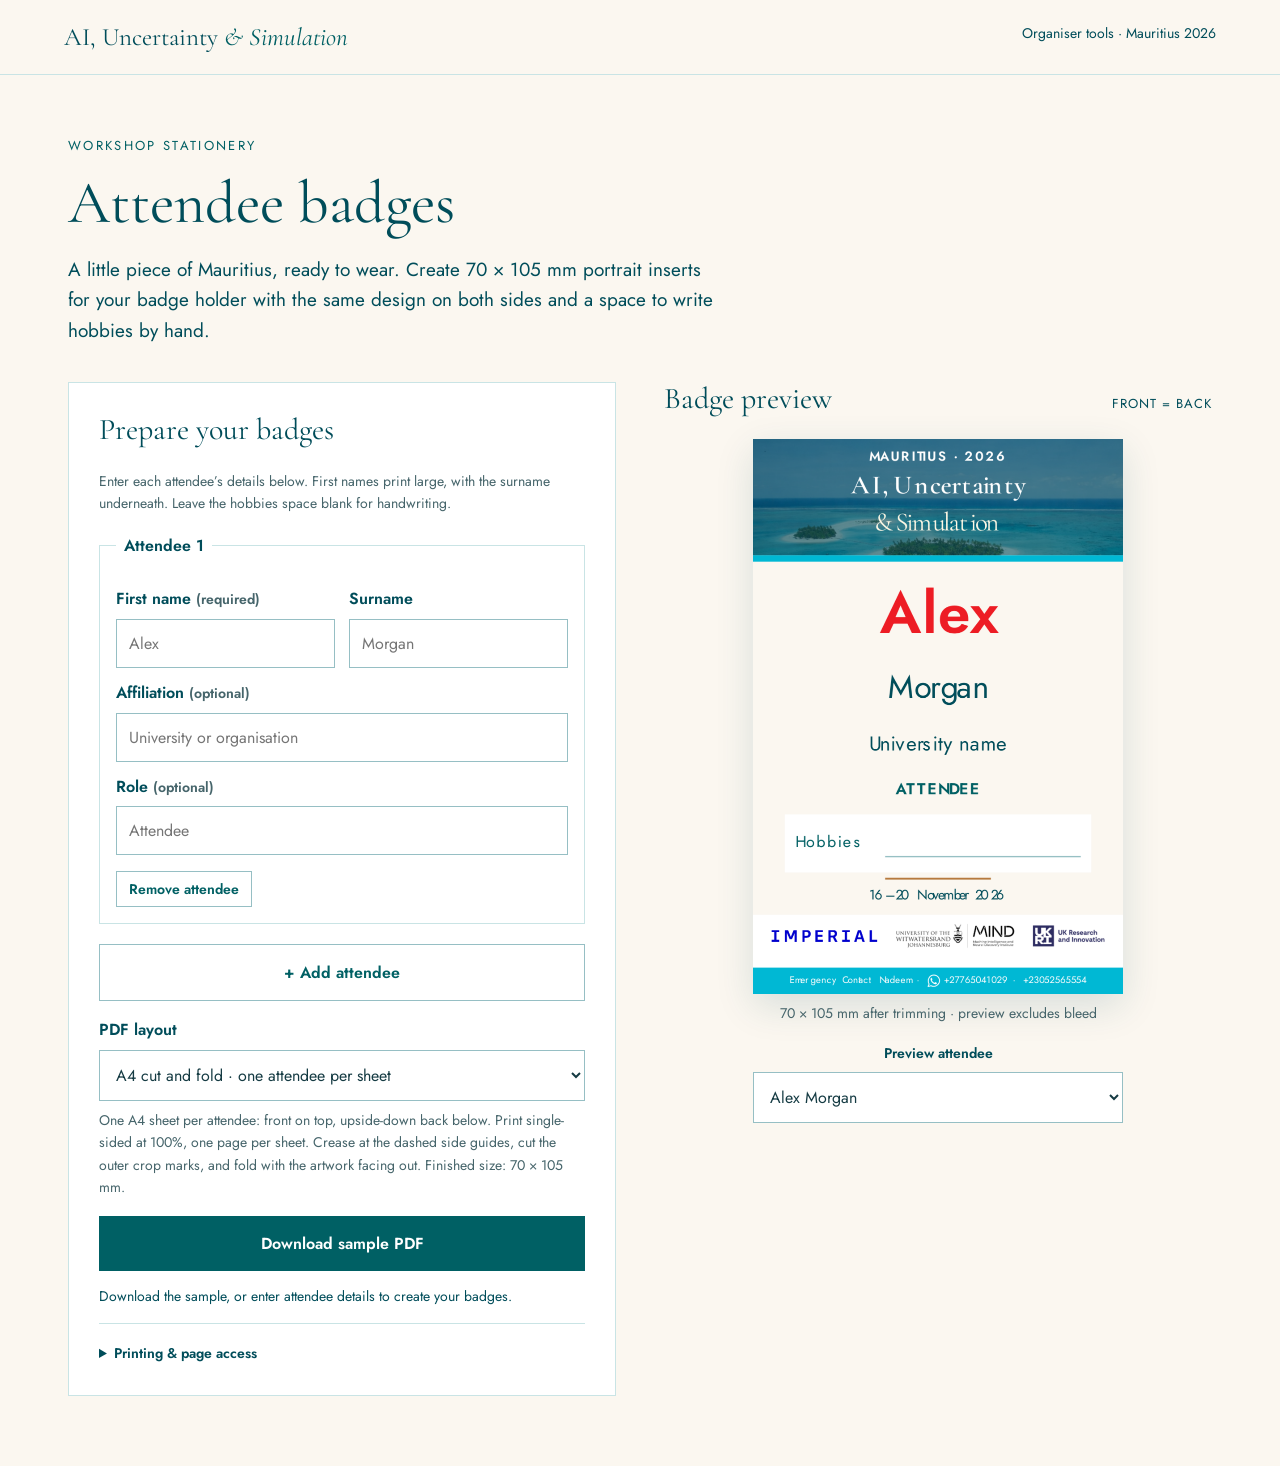
<file: docs/badges.html>
<!DOCTYPE html>
<html lang="en">
<head>
  <meta charset="UTF-8">
  <meta name="viewport" content="width=device-width, initial-scale=1">
  <meta name="robots" content="noindex, nofollow, noarchive">
  <title>Attendee badges — AI, Uncertainty &amp; Simulation</title>
  <link rel="stylesheet" href="https://fonts.googleapis.com/css2?family=Cormorant+Garamond:wght@400;600&family=Jost:wght@400;500;600&display=swap">
  <link rel="stylesheet" href="badges.css">
  <script src="badges-assets.js" defer></script>
  <script src="badges.js" defer></script>
</head>
<body>
  <header><a href="index.html">AI, Uncertainty <em>&amp; Simulation</em></a><span>Organiser tools · Mauritius 2026</span></header>
  <main>
    <p class="eyebrow">Workshop stationery</p>
    <h1>Attendee badges</h1>
    <p class="intro">A little piece of Mauritius, ready to wear. Create 70 × 105 mm portrait inserts for your badge holder with the same design on both sides and a space to write hobbies by hand.</p>
    <div class="workspace">
      <section class="panel" aria-labelledby="details-title">
        <h2 id="details-title">Prepare your badges</h2>
        <p class="hint">Enter each attendee’s details below. First names print large, with the surname underneath. Leave the hobbies space blank for handwriting.</p>
        <div id="attendees"></div>
        <button id="add-attendee" class="secondary" type="button">+ Add attendee</button>
        <template id="attendee-template">
          <fieldset class="attendee-card">
            <legend>Attendee</legend>
            <div class="name-fields">
              <div><label data-label="firstName">First name <span class="hint">(required)</span></label><input data-field="firstName" type="text" maxlength="180" placeholder="Alex" autocomplete="off" required></div>
              <div><label data-label="surname">Surname</label><input data-field="surname" type="text" maxlength="180" placeholder="Morgan" autocomplete="off"></div>
            </div>
            <label data-label="affiliation">Affiliation <span class="hint">(optional)</span></label>
            <input data-field="affiliation" type="text" maxlength="180" placeholder="University or organisation" autocomplete="off">
            <label data-label="role">Role <span class="hint">(optional)</span></label>
            <input data-field="role" type="text" maxlength="180" placeholder="Attendee" autocomplete="off">
            <button type="button" class="remove-attendee secondary">Remove attendee</button>
          </fieldset>
        </template>
        <label for="format">PDF layout</label>
        <select id="format">
          <option value="fold">A4 cut and fold · one attendee per sheet</option>
          <option value="artwork">Printer artwork · one badge per page</option>
          <option value="a4">A4 duplex sheets · two badges per sheet</option>
        </select>
        <p id="layout-help" class="hint"></p>
        <button id="download" disabled>Download print PDF</button>
        <p id="status" role="status" aria-live="polite">Loading badge artwork…</p>
        <details><summary>Printing &amp; page access</summary>
          <p>Cut and fold (default): print A4 portrait, single-sided, one page per sheet, at 100% / actual size. Turn off “Print on both sides”. The front is above an upside-down back on the same sheet.</p>
          <p>Use the dashed side guides to crease halfway down the artwork, then cut at the outer crop marks to make a 70 × 210 mm strip. Fold at the crease with the printed sides facing out. Do not cut across the fold. The finished badge is 70 × 105 mm.</p>
          <p>The alternative A4 duplex layout requires double-sided printing, flipping on the long edge, at actual size. The individual printer artwork option supplies separate front and back pages with 3 mm bleed.</p>
          <p>The PDF uses lossless 1200 dpi RGB artwork. For a commercial print run, confirm the printer accepts RGB PDFs and 3 mm bleed.</p>
          <p>This page is unlisted and asks search engines not to index it; it is not password protected. Attendee details stay in this browser tab and are not saved or sent to a server.</p>
        </details>
      </section>
      <section class="preview-area" aria-labelledby="preview-title">
        <div class="preview-heading"><h2 id="preview-title">Badge preview</h2><span>Front = back</span></div>
        <canvas id="preview" role="img" aria-label="Sample attendee badge preview"></canvas>
        <p class="hint">70 × 105 mm after trimming · preview excludes bleed</p>
        <label for="preview-select">Preview attendee</label>
        <select id="preview-select"></select>
      </section>
    </div>
  </main>
</body>
</html>
</file>
<file: docs/badges.css>
:root{color-scheme:light;--cream:#fbf7f0;--ocean:#006064;--navy:#004d5a;--turquoise:#00b8d4;--gold:#b77a3e}
*{box-sizing:border-box}body{margin:0;background:var(--cream);color:var(--navy);font-family:Jost,Arial,sans-serif;line-height:1.6}header{padding:22px 5%;border-bottom:1px solid #c9e4e5;display:flex;justify-content:space-between;gap:20px;flex-wrap:wrap}header a{font:25px 'Cormorant Garamond',Georgia,serif;color:var(--navy);text-decoration:none}header em{color:var(--ocean)}header span,.hint{font-size:14px}main{max-width:1200px;margin:auto;padding:48px 28px 70px}.eyebrow{text-transform:uppercase;letter-spacing:.18em;color:var(--ocean);font-size:13px}h1,h2{font-family:'Cormorant Garamond',Georgia,serif;font-weight:400;line-height:1.1}h1{font-size:60px;margin:12px 0}h2{font-size:30px;margin:0 0 24px}.intro{max-width:650px;font-size:19px;margin-bottom:36px}.workspace{display:grid;grid-template-columns:1fr 1fr;gap:48px;align-items:start}.panel{background:white;padding:30px;border:1px solid #c9e4e5}label{display:block;font-weight:600;margin:16px 0 7px}.hint{color:#46656b;margin:8px 0 18px}textarea,select{width:100%;padding:12px;border:1px solid #96bfc4;border-radius:0;background:white;color:#153b43;font:16px Jost,Arial,sans-serif}textarea{resize:vertical}button{width:100%;padding:16px;background:var(--ocean);border:0;color:white;font:600 16px Jost,Arial,sans-serif;cursor:pointer}button:hover{background:var(--navy)}button:disabled{opacity:.5;cursor:wait}:focus-visible{outline:3px solid var(--turquoise);outline-offset:3px}#status{font-size:14px;min-height:24px}details{border-top:1px solid #c9e4e5;padding-top:18px;font-size:14px}summary{cursor:pointer;font-weight:600}.preview-area{text-align:center}.preview-heading{display:flex;justify-content:space-between;align-items:baseline;gap:16px}.preview-heading span{font-size:13px;text-transform:uppercase;letter-spacing:.08em}canvas{display:block;width:min(100%,370px);height:auto;aspect-ratio:70/105;margin:auto;box-shadow:0 12px 36px #004d5a24;background:white}.preview-area select{max-width:370px}.preview-area label{font-size:14px}@media(max-width:800px){.workspace{grid-template-columns:1fr;gap:32px}main{padding:28px 18px}h1{font-size:46px}.panel{padding:22px}}
input{width:100%;padding:12px;border:1px solid #96bfc4;border-radius:0;background:white;color:#153b43;font:16px Jost,Arial,sans-serif}.attendee-card{min-width:0;margin:0 0 20px;padding:16px;border:1px solid #c9e4e5}.attendee-card legend{padding:0 8px;font-weight:600}.attendee-card label{margin-top:12px}.name-fields{display:grid;grid-template-columns:1fr 1fr;gap:14px}.secondary{background:white;color:var(--ocean);border:1px solid #96bfc4}.secondary:hover{background:#e8f5f5}.remove-attendee{width:auto;padding:7px 12px;margin-top:16px;font-size:14px}.preview-area{position:sticky;top:24px}@media(max-width:800px){.preview-area{position:static}}@media(max-width:450px){.name-fields{grid-template-columns:1fr;gap:0}}
</file>
